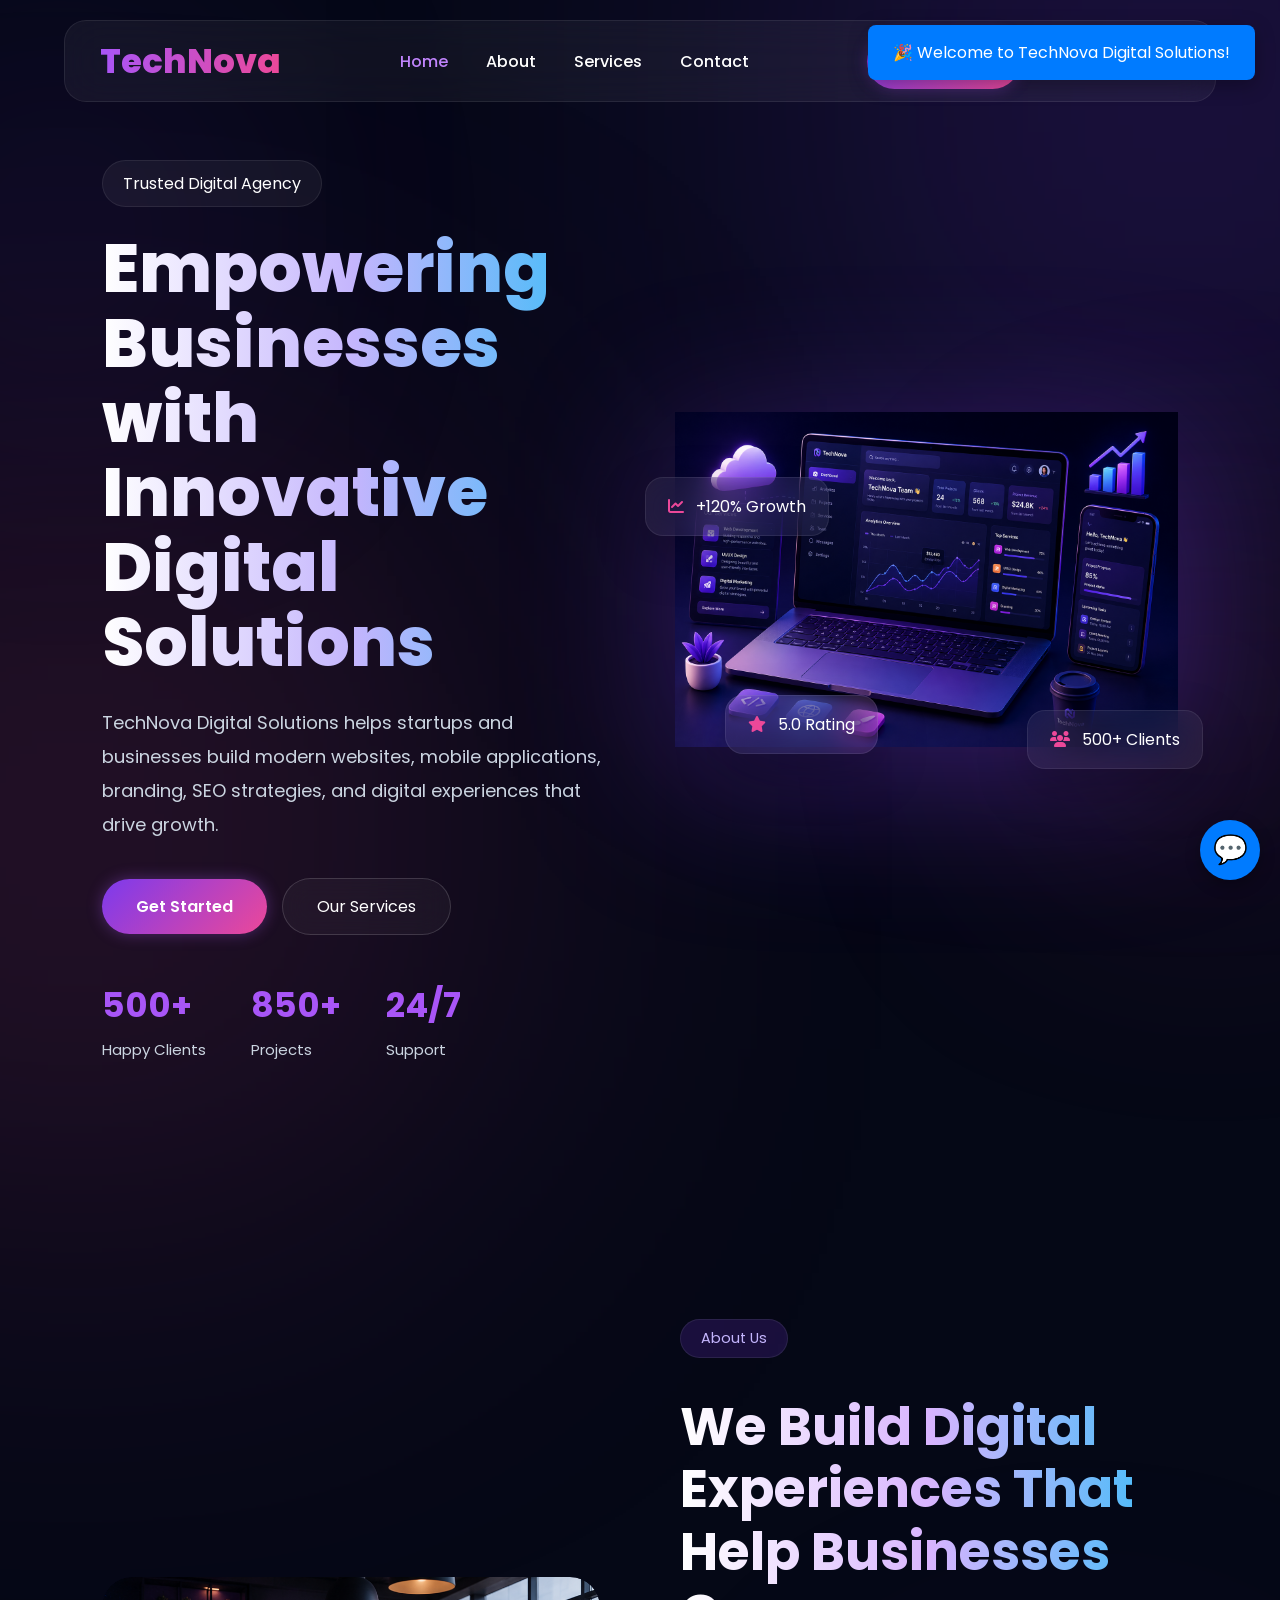
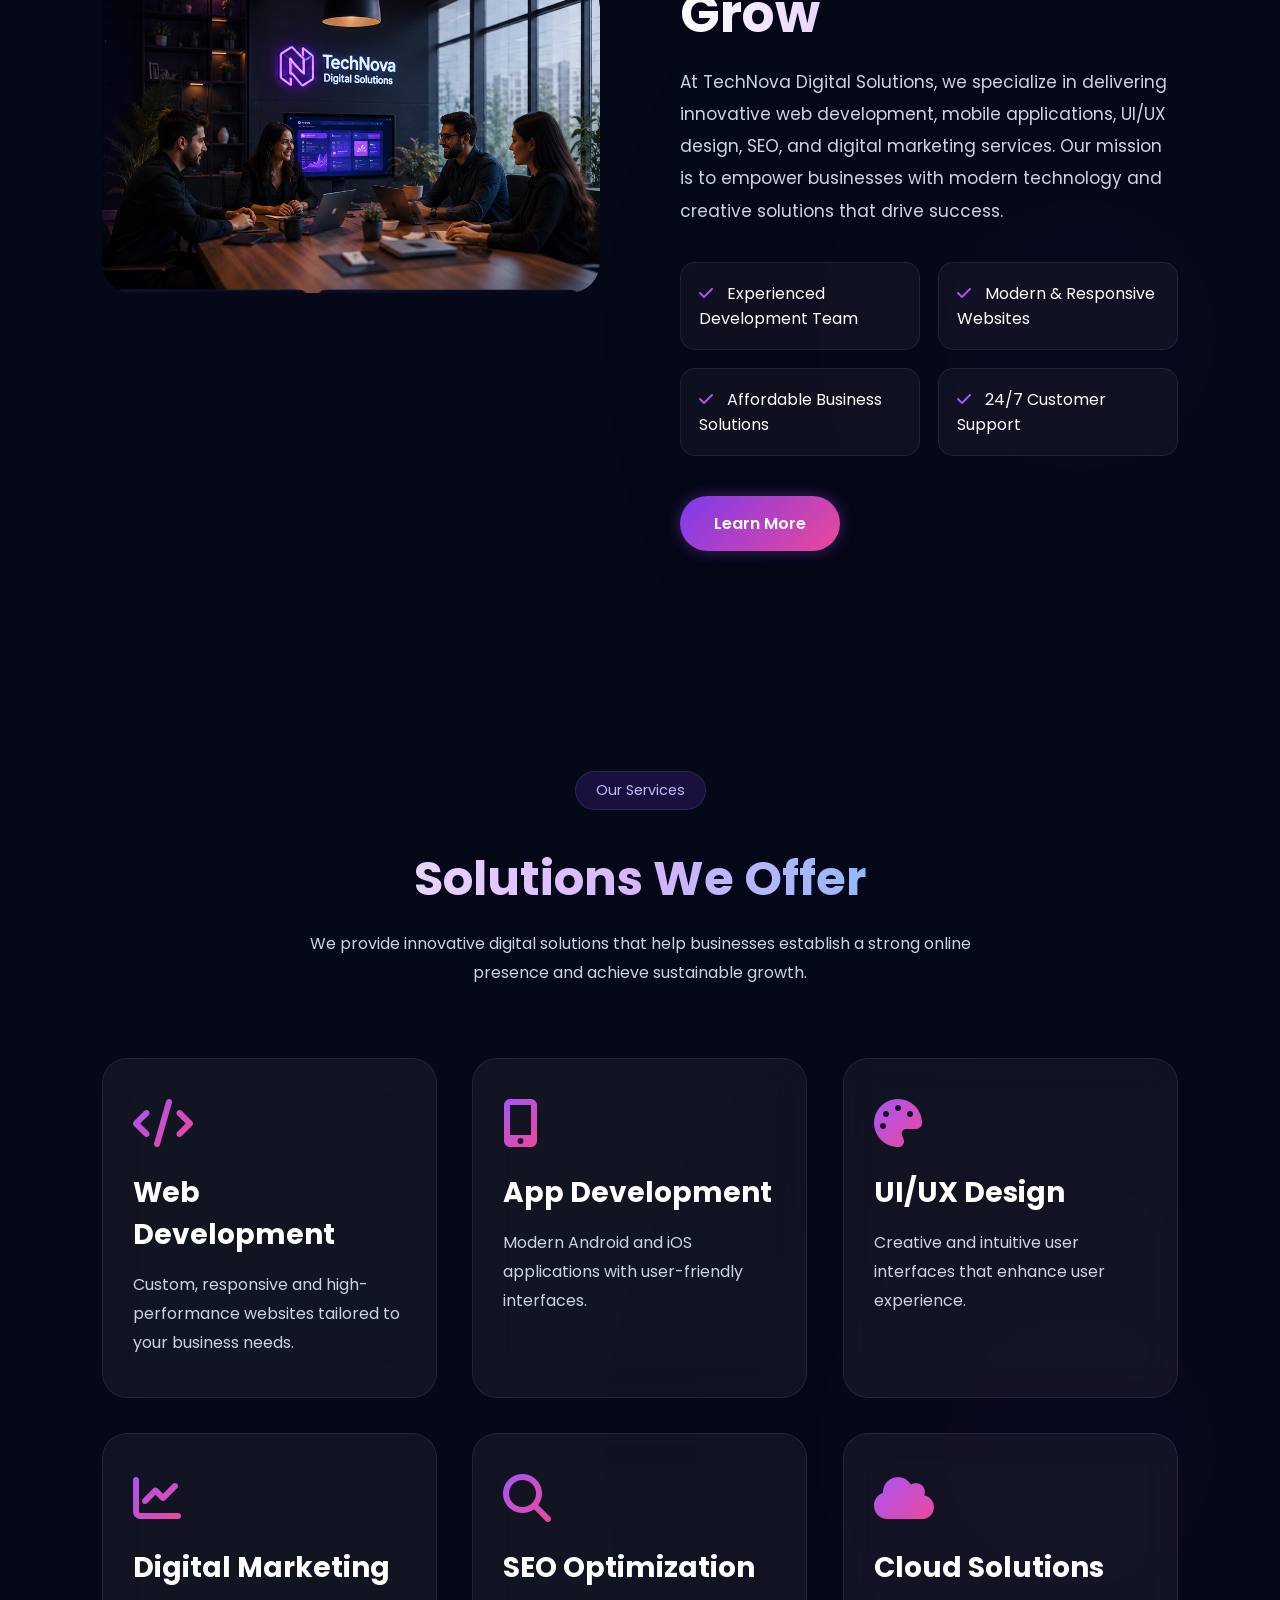
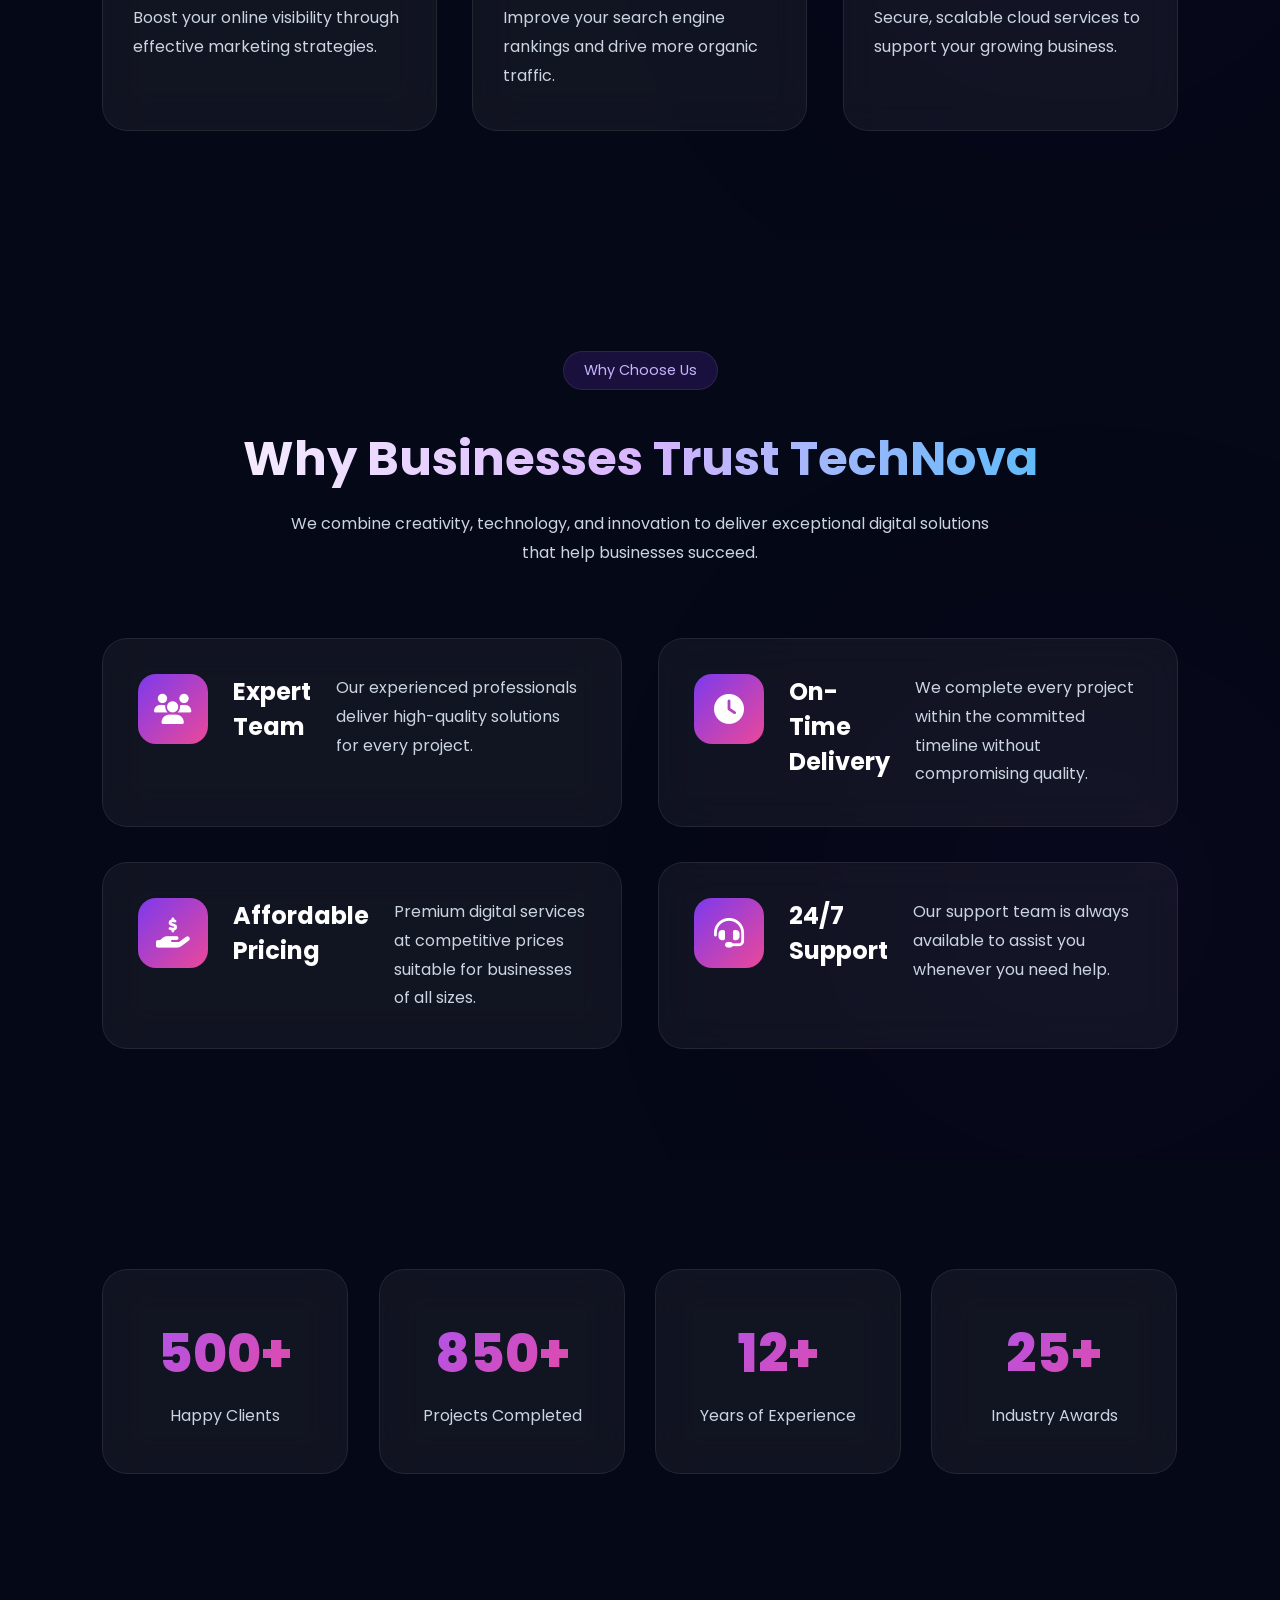
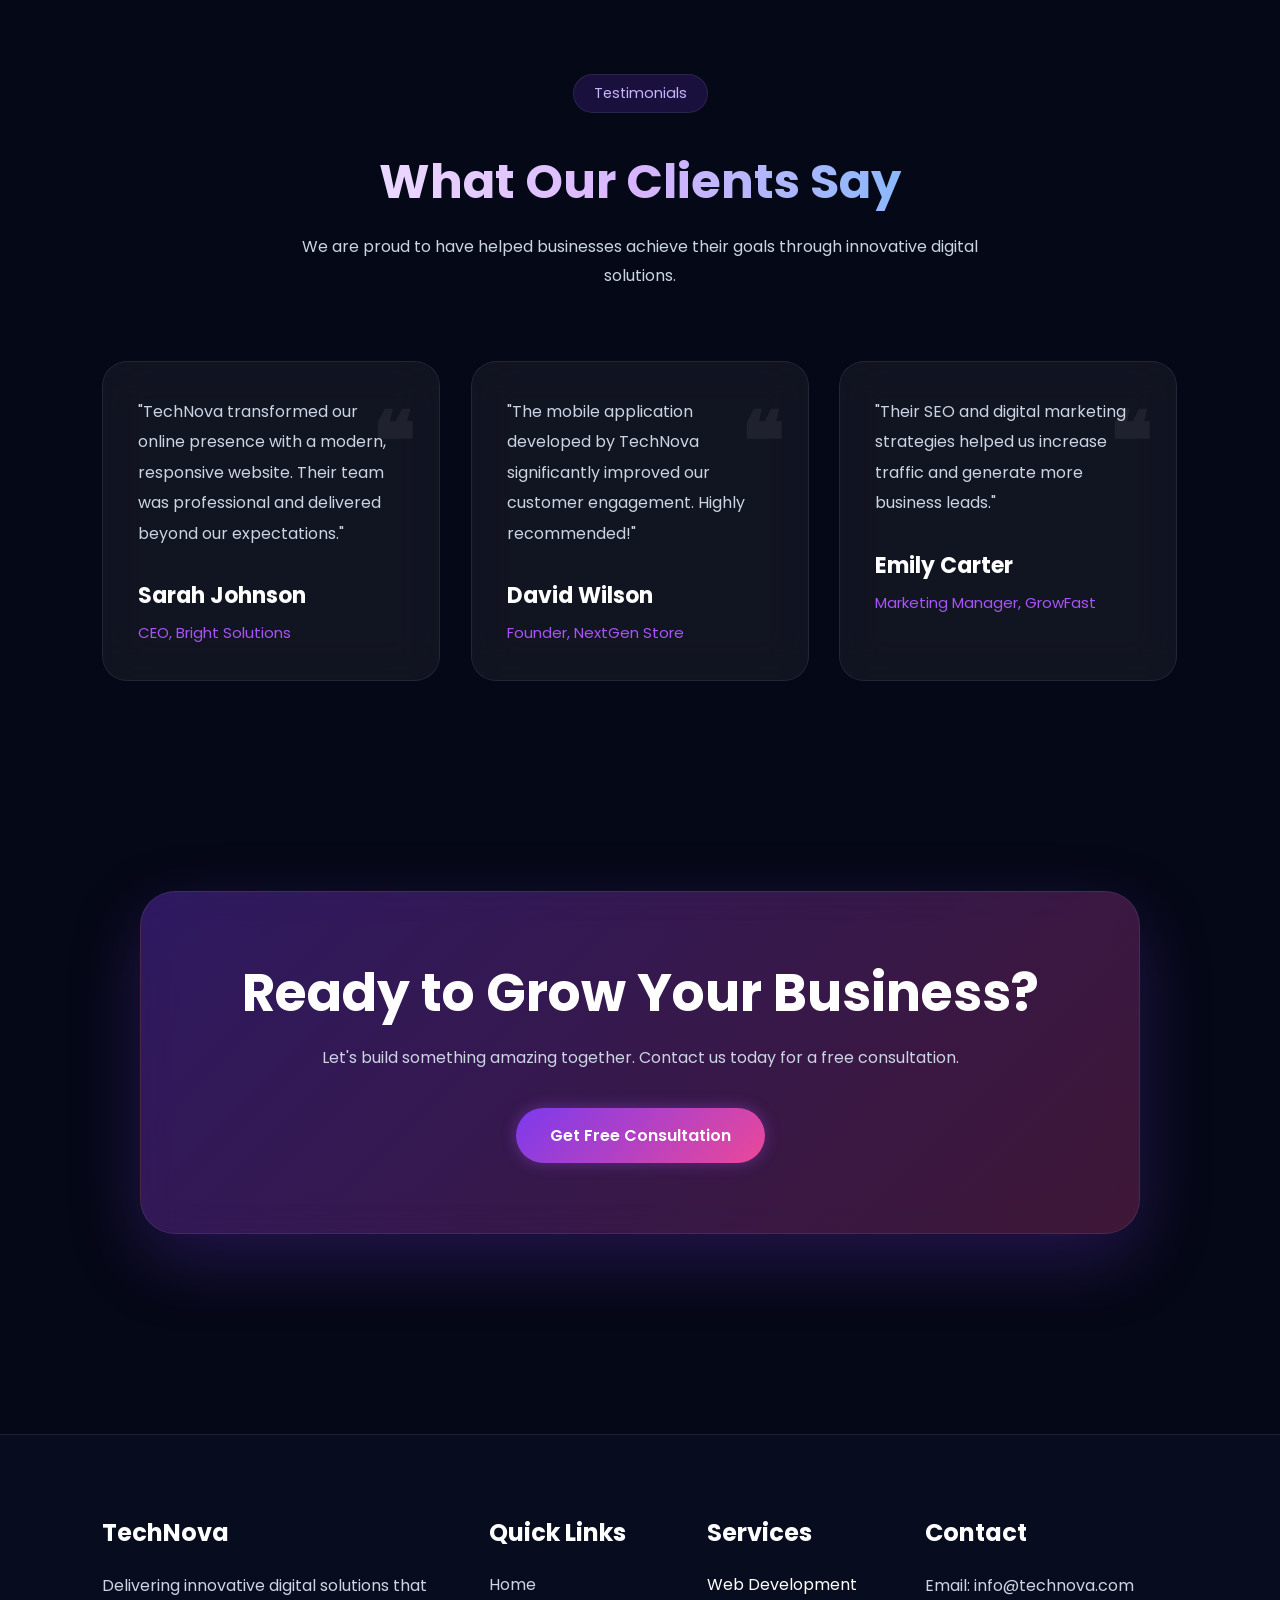
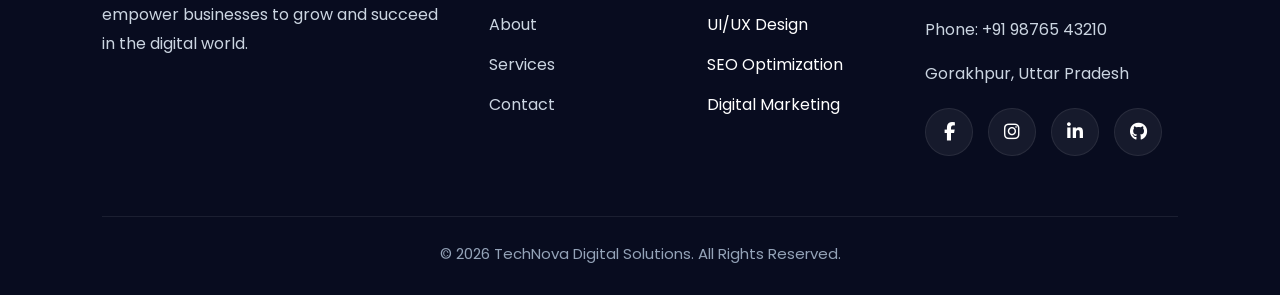
<file: index.html>
<!doctype html>
<html lang="en">
  <head>
    <meta charset="UTF-8" />
    <meta name="viewport" content="width=device-width, initial-scale=1.0" />
    <title>TechNova Digital Solutions</title>

    <link rel="preconnect" href="https://fonts.googleapis.com" />
    <link rel="preconnect" href="https://fonts.gstatic.com" crossorigin />
    <link
      href="https://fonts.googleapis.com/css2?family=Poppins:wght@300;400;500;600;700&display=swap"
      rel="stylesheet"
    />
    <link
      rel="stylesheet"
      href="https://cdnjs.cloudflare.com/ajax/libs/font-awesome/6.7.2/css/all.min.css"
    />
    <link rel="stylesheet" href="css/style.css" />
    <link rel="stylesheet" href="css/responsive.css" />
  </head>

  <body>
    <div id="toast">🎉 Welcome to TechNova Digital Solutions!</div>
    <!-- ================= HEADER ================= -->
    <header>
      <nav class="navbar">
        <!-- Logo -->
        <div class="logo">
          <a href="index.html">TechNova</a>
        </div>

        <ul class="nav-links">
          <li><a href="index.html" class="active">Home</a></li>
          <li><a href="about.html">About</a></li>
          <li><a href="services.html">Services</a></li>
          <li><a href="contact.html">Contact</a></li>
        </ul>

        <a href="contact.html" class="btn">Get Quote</a>
        <div class="menu-toggle">
          <i class="fa-solid fa-bars"></i>
        </div>
        <button id="theme-toggle">🌙</button>
      </nav>
    </header>

    <!-- ================= HERO SECTION ================= -->
    <main>
      <section class="hero">
        <div class="hero-content">
          <span class="hero-tag"> Trusted Digital Agency </span>

          <h1>Empowering Businesses with Innovative Digital Solutions</h1>
          <p>
            TechNova Digital Solutions helps startups and businesses build
            modern websites, mobile applications, branding, SEO strategies, and
            digital experiences that drive growth.
          </p>
          <div class="hero-buttons">
            <a href="contact.html" class="btn"> Get Started </a>
            <a href="services.html" class="btn-outline"> Our Services </a>
          </div>

          <div class="hero-stats">
            <div>
              <h3>500+</h3>
              <p>Happy Clients</p>
            </div>

            <div>
              <h3>850+</h3>
              <p>Projects</p>
            </div>

            <div>
              <h3>24/7</h3>
              <p>Support</p>
            </div>
          </div>
        </div>

        <div class="hero-image">
          <img src="images/hero.png" alt="Digital Agency Illustration" />

          <div class="floating-card card-one">
            <i class="fa-solid fa-chart-line"></i>
            <span>+120% Growth</span>
          </div>
          <div class="floating-card card-two">
            <i class="fa-solid fa-users"></i>
            <span>500+ Clients</span>
          </div>
          <br />
          <br />
          <br /><br />
          <div class="floating-card card-three">
            <i class="fa-solid fa-star"></i>
            <span>5.0 Rating</span>
          </div>
        </div>
      </section>

      <!-- ================= ABOUT PREVIEW ================= -->
      <section class="about-preview">
        <div class="about-image">
          <img src="images/about.png" alt="About TechNova" />
        </div>
        <div class="about-content">
          <span class="section-tag"> About Us </span>

          <h2>We Build Digital Experiences That Help Businesses Grow</h2>
          <p>
            At TechNova Digital Solutions, we specialize in delivering
            innovative web development, mobile applications, UI/UX design, SEO,
            and digital marketing services. Our mission is to empower businesses
            with modern technology and creative solutions that drive success.
          </p>

          <ul class="about-list">
            <li>
              <i class="fa-solid fa-check"></i> Experienced Development Team
            </li>
            <li>
              <i class="fa-solid fa-check"></i> Modern & Responsive Websites
            </li>
            <li>
              <i class="fa-solid fa-check"></i> Affordable Business Solutions
            </li>
            <li><i class="fa-solid fa-check"></i> 24/7 Customer Support</li>
          </ul>

          <a href="about.html" class="btn"> Learn More </a>
        </div>
      </section>

      <!-- ================= SERVICES SECTION ================= -->
      <section class="services">
        <div class="section-header">
          <span class="section-tag">Our Services</span>

          <h2>Solutions We Offer</h2>
          <p>
            We provide innovative digital solutions that help businesses
            establish a strong online presence and achieve sustainable growth.
          </p>
        </div>

        <div class="services-container">
          <!-- Card 1 -->
          <div class="service-card">
            <i class="fa-solid fa-code"></i>
            <h3>Web Development</h3>
            <p>
              Custom, responsive and high-performance websites tailored to your
              business needs.
            </p>
          </div>

          <!-- Card 2 -->
          <div class="service-card">
            <i class="fa-solid fa-mobile-screen-button"></i>
            <h3>App Development</h3>
            <p>
              Modern Android and iOS applications with user-friendly interfaces.
            </p>
          </div>

          <!-- Card 3 -->
          <div class="service-card">
            <i class="fa-solid fa-palette"></i>
            <h3>UI/UX Design</h3>
            <p>
              Creative and intuitive user interfaces that enhance user
              experience.
            </p>
          </div>

          <!-- Card 4 -->
          <div class="service-card">
            <i class="fa-solid fa-chart-line"></i>
            <h3>Digital Marketing</h3>
            <p>
              Boost your online visibility through effective marketing
              strategies.
            </p>
          </div>

          <!-- Card 5 -->
          <div class="service-card">
            <i class="fa-solid fa-magnifying-glass"></i>
            <h3>SEO Optimization</h3>
            <p>
              Improve your search engine rankings and drive more organic
              traffic.
            </p>
          </div>

          <!-- Card 6 -->
          <div class="service-card">
            <i class="fa-solid fa-cloud"></i>
            <h3>Cloud Solutions</h3>
            <p>
              Secure, scalable cloud services to support your growing business.
            </p>
          </div>
        </div>
      </section>

      <!-- ================= WHY CHOOSE US ================= -->
      <section class="why-choose-us">
        <div class="section-header">
          <span class="section-tag">Why Choose Us</span>

          <h2>Why Businesses Trust TechNova</h2>

          <p>
            We combine creativity, technology, and innovation to deliver
            exceptional digital solutions that help businesses succeed.
          </p>
        </div>

        <div class="choose-container">
          <div class="choose-card">
            <i class="fa-solid fa-users"></i>
            <h3>Expert Team</h3>
            <p>
              Our experienced professionals deliver high-quality solutions for
              every project.
            </p>
          </div>

          <div class="choose-card">
            <i class="fa-solid fa-clock"></i>
            <h3>On-Time Delivery</h3>
            <p>
              We complete every project within the committed timeline without
              compromising quality.
            </p>
          </div>

          <div class="choose-card">
            <i class="fa-solid fa-hand-holding-dollar"></i>
            <h3>Affordable Pricing</h3>
            <p>
              Premium digital services at competitive prices suitable for
              businesses of all sizes.
            </p>
          </div>

          <div class="choose-card">
            <i class="fa-solid fa-headset"></i>
            <h3>24/7 Support</h3>
            <p>
              Our support team is always available to assist you whenever you
              need help.
            </p>
          </div>
        </div>
      </section>

      <!-- ================= STATISTICS ================= -->
      <section class="stats">
        <div class="stats-container">
          <div class="stat-box">
            <h2>500+</h2>
            <p>Happy Clients</p>
          </div>

          <div class="stat-box">
            <h2>850+</h2>
            <p>Projects Completed</p>
          </div>

          <div class="stat-box">
            <h2>12+</h2>
            <p>Years of Experience</p>
          </div>

          <div class="stat-box">
            <h2>25+</h2>
            <p>Industry Awards</p>
          </div>
        </div>
      </section>

      <!-- ================= TESTIMONIALS ================= -->
      <section class="testimonials">
        <div class="section-header">
          <span class="section-tag">Testimonials</span>

          <h2>What Our Clients Say</h2>

          <p>
            We are proud to have helped businesses achieve their goals through
            innovative digital solutions.
          </p>
        </div>

        <div class="testimonial-container">
          <!-- Testimonial 1 -->
          <div class="testimonial-card">
            <p>
              "TechNova transformed our online presence with a modern,
              responsive website. Their team was professional and delivered
              beyond our expectations."
            </p>

            <h3>Sarah Johnson</h3>
            <span>CEO, Bright Solutions</span>
          </div>

          <!-- Testimonial 2 -->
          <div class="testimonial-card">
            <p>
              "The mobile application developed by TechNova significantly
              improved our customer engagement. Highly recommended!"
            </p>

            <h3>David Wilson</h3>
            <span>Founder, NextGen Store</span>
          </div>

          <!-- Testimonial 3 -->
          <div class="testimonial-card">
            <p>
              "Their SEO and digital marketing strategies helped us increase
              traffic and generate more business leads."
            </p>

            <h3>Emily Carter</h3>
            <span>Marketing Manager, GrowFast</span>
          </div>
        </div>
      </section>

      <!-- ================= CALL TO ACTION ================= -->
      <section class="cta">
        <div class="cta-content">
          <h2>Ready to Grow Your Business?</h2>

          <p>
            Let's build something amazing together. Contact us today for a free
            consultation.
          </p>

          <a href="contact.html" class="btn"> Get Free Consultation </a>
        </div>
      </section>

      <div id="chat-icon">💬</div>

      <div id="chat-box">
        <div class="chat-header">TechNova Assistant 🤖</div>

        <div id="chat-body">
          <p><strong>Bot:</strong> Hi! 👋 How can I help you?</p>
        </div>

        <input
          type="text"
          id="user-input"
          placeholder="Type your question..."
        />
        <button id="send-btn">Send</button>
      </div>

      <!-- ================= FOOTER ================= -->
      <footer>
        <div class="footer-container">
          <!-- Company -->
          <div class="footer-column">
            <h3>TechNova</h3>

            <p>
              Delivering innovative digital solutions that empower businesses to
              grow and succeed in the digital world.
            </p>
          </div>
          <div class="footer-column">
            <h3>Quick Links</h3>

            <ul>
              <li><a href="index.html">Home</a></li>
              <li><a href="about.html">About</a></li>
              <li><a href="services.html">Services</a></li>
              <li><a href="contact.html">Contact</a></li>
            </ul>
          </div>

          <!-- Services -->
          <div class="footer-column">
            <h3>Services</h3>

            <ul>
              <li>Web Development</li>
              <li>UI/UX Design</li>
              <li>SEO Optimization</li>
              <li>Digital Marketing</li>
            </ul>
          </div>

          <!-- Contact -->
          <div class="footer-column">
            <h3>Contact</h3>

            <p>Email: info@technova.com</p>
            <p>Phone: +91 98765 43210</p>
            <p>Gorakhpur, Uttar Pradesh</p>

            <div class="social-icons">
              <a href="#"><i class="fa-brands fa-facebook-f"></i></a>

              <a href="#"><i class="fa-brands fa-instagram"></i></a>

              <a href="#"><i class="fa-brands fa-linkedin-in"></i></a>

              <a href="#"><i class="fa-brands fa-github"></i></a>
            </div>
          </div>
        </div>

        <div class="footer-bottom">
          <p>© 2026 TechNova Digital Solutions. All Rights Reserved.</p>
        </div>
      </footer>
    </main>

    <!-- JavaScript -->
    <script src="js/script.js"></script>
  </body>
</html>
</file>
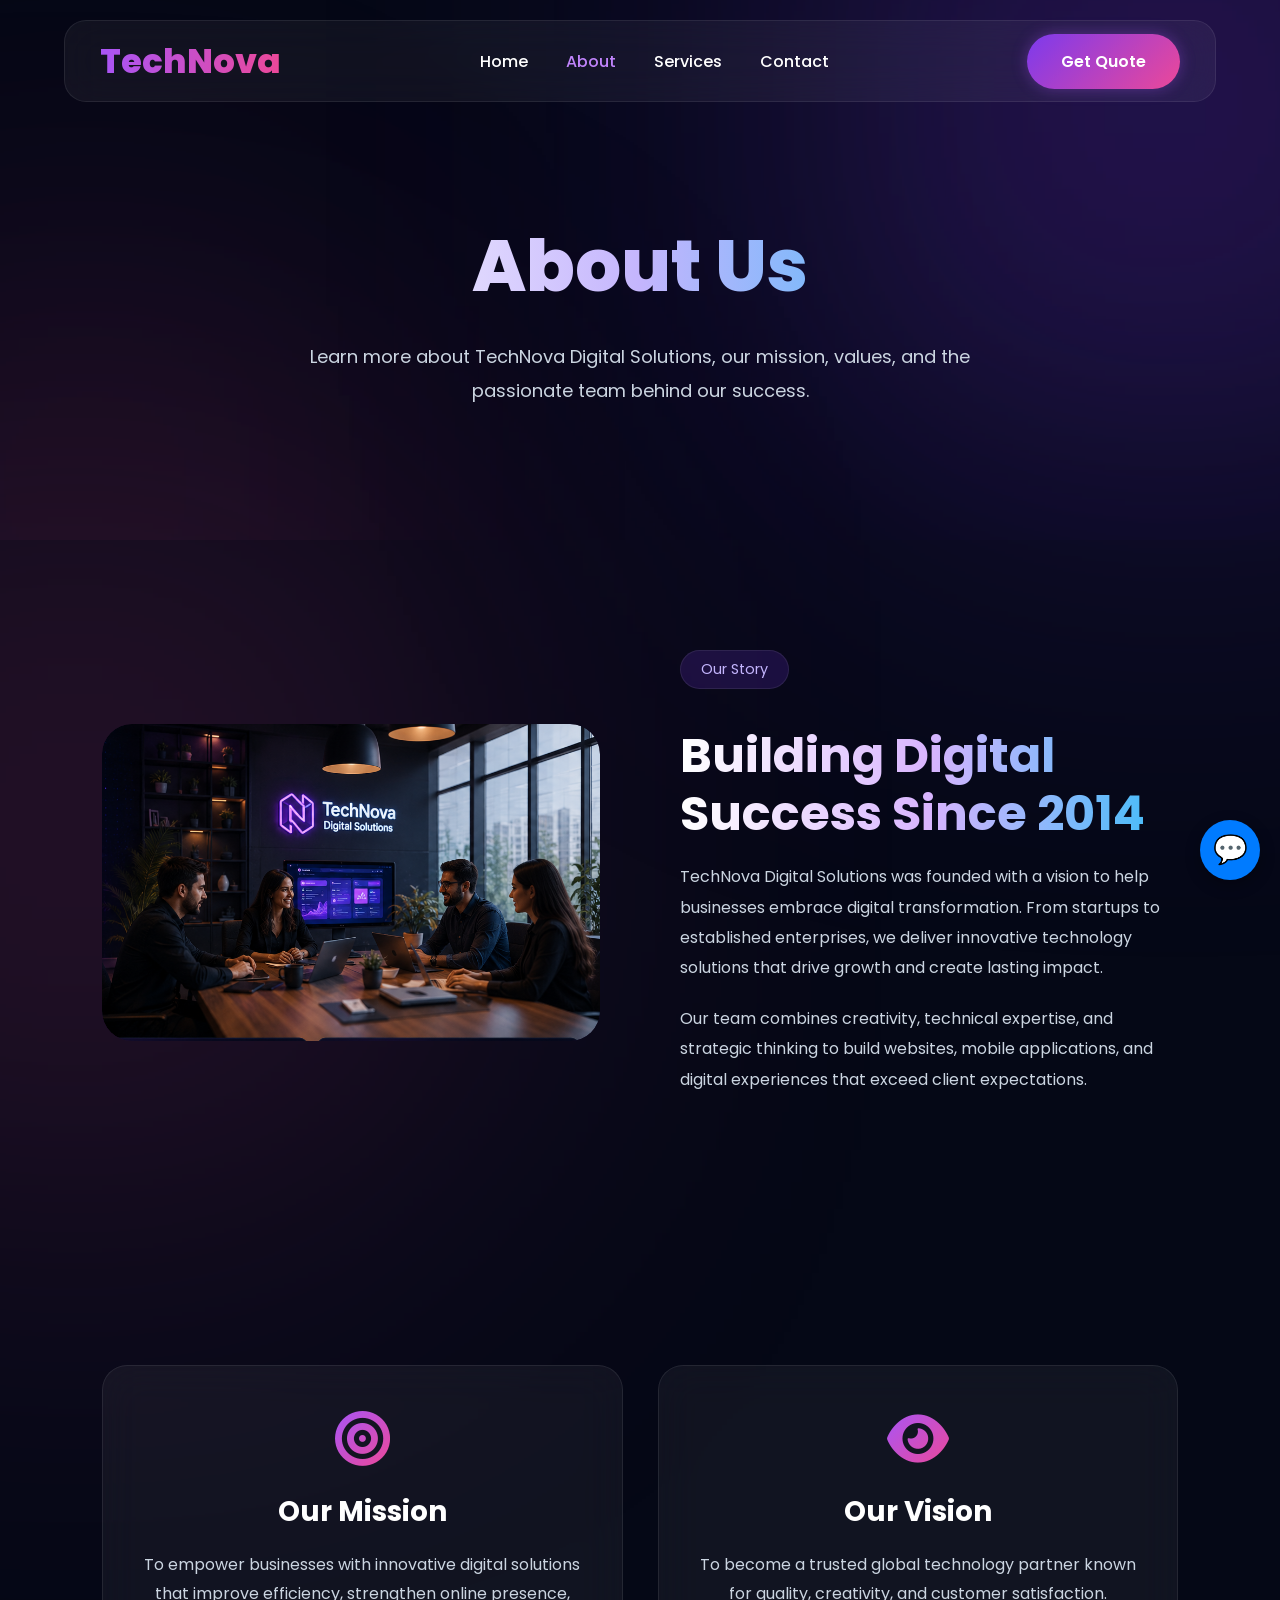
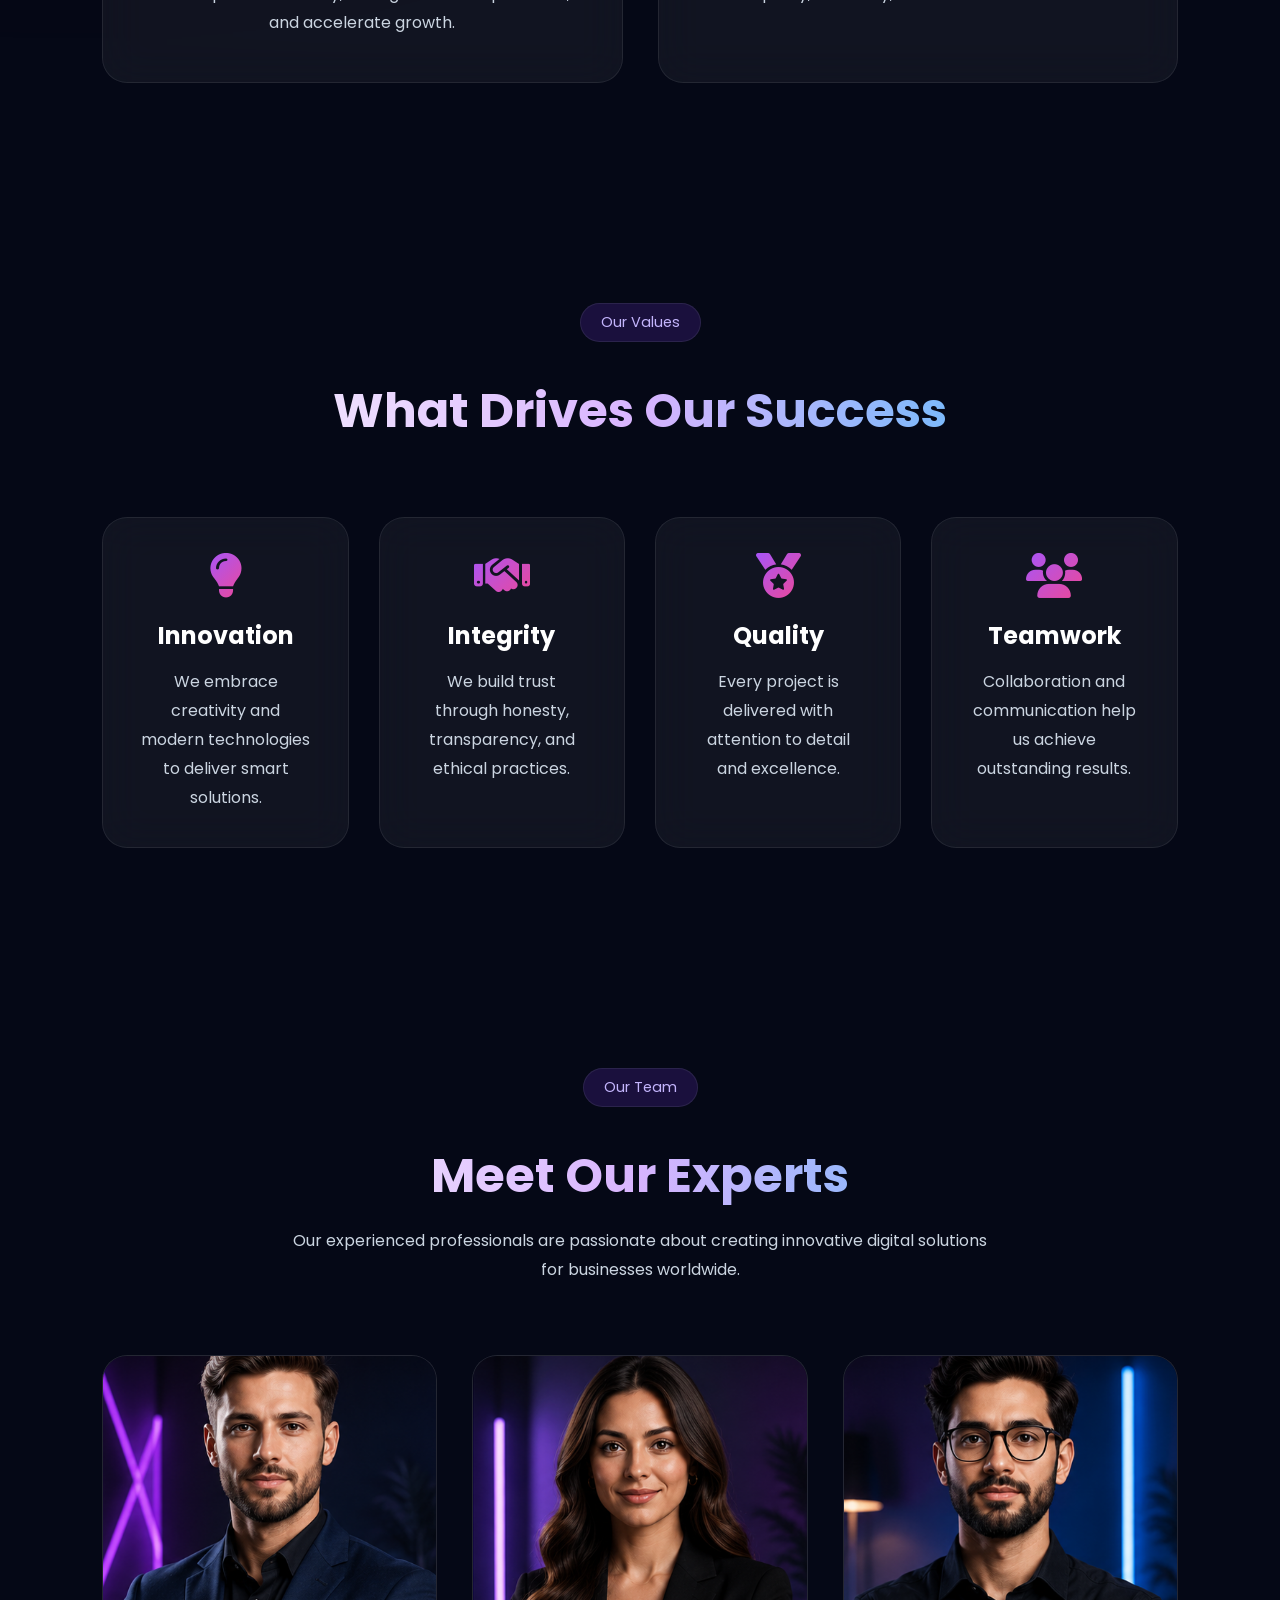
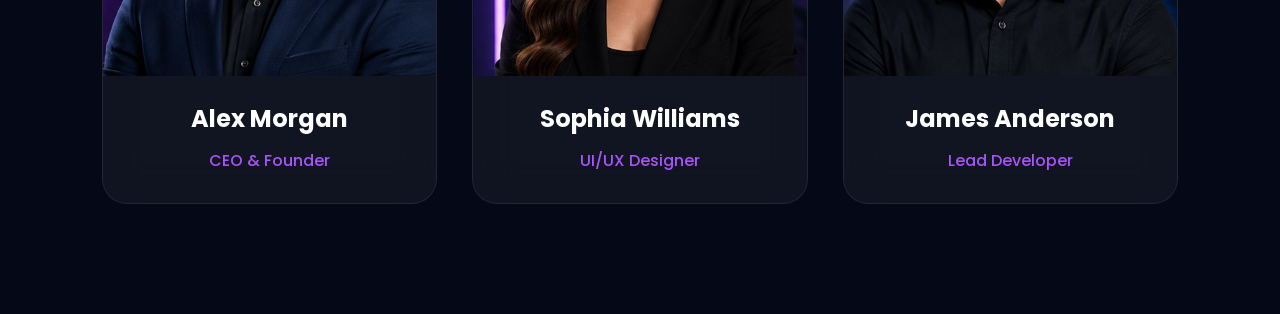
<file: about.html>
<!doctype html>
<html lang="en">
  <head>
    <!-- Meta Tags -->
    <meta charset="UTF-8" />
    <meta name="viewport" content="width=device-width, initial-scale=1.0" />

    <!-- Website Title -->
    <title>About Us | TechNova Digital Solutions</title>

    <!-- Google Font -->
    <link rel="preconnect" href="https://fonts.googleapis.com" />
    <link rel="preconnect" href="https://fonts.gstatic.com" crossorigin />
    <link
      href="https://fonts.googleapis.com/css2?family=Poppins:wght@300;400;500;600;700&display=swap"
      rel="stylesheet"
    />

    <!-- Font Awesome -->
    <link
      rel="stylesheet"
      href="https://cdnjs.cloudflare.com/ajax/libs/font-awesome/6.7.2/css/all.min.css"
    />

    <!-- Main CSS -->
    <link rel="stylesheet" href="css/style.css" />

    <!-- Responsive CSS -->
    <link rel="stylesheet" href="css/responsive.css" />
  </head>

  <body>
    <!-- ================= HEADER ================= -->

    <header>
      <nav class="navbar">
        <!-- Logo -->
        <div class="logo">
          <a href="index.html">TechNova</a>
        </div>

        <!-- Navigation Links -->
        <ul class="nav-links">
          <li><a href="index.html">Home</a></li>
          <li><a href="about.html" class="active">About</a></li>
          <li><a href="services.html">Services</a></li>
          <li><a href="contact.html">Contact</a></li>
        </ul>

        <!-- CTA Button -->
        <a href="contact.html" class="btn">Get Quote</a>

        <!-- Mobile Menu Icon -->
        <div class="menu-toggle">
          <i class="fa-solid fa-bars"></i>
        </div>
      </nav>
    </header>

    <!-- ================= PAGE BANNER ================= -->

    <main>
      <section class="page-banner">
        <div class="banner-content">
          <h1>About Us</h1>

          <p>
            Learn more about TechNova Digital Solutions, our mission, values,
            and the passionate team behind our success.
          </p>
        </div>
      </section>
      <!-- ================= COMPANY STORY ================= -->

      <section class="company-story">
        <div class="story-image">
          <img src="images/about.png" alt="About TechNova" />
        </div>

        <div class="story-content">
          <span class="section-tag">Our Story</span>

          <h2>Building Digital Success Since 2014</h2>

          <p>
            TechNova Digital Solutions was founded with a vision to help
            businesses embrace digital transformation. From startups to
            established enterprises, we deliver innovative technology solutions
            that drive growth and create lasting impact.
          </p>

          <p>
            Our team combines creativity, technical expertise, and strategic
            thinking to build websites, mobile applications, and digital
            experiences that exceed client expectations.
          </p>
        </div>
      </section>
      <!-- ================= MISSION & VISION ================= -->

      <section class="mission-vision">
        <div class="mission-card">
          <i class="fa-solid fa-bullseye"></i>

          <h3>Our Mission</h3>

          <p>
            To empower businesses with innovative digital solutions that improve
            efficiency, strengthen online presence, and accelerate growth.
          </p>
        </div>

        <div class="mission-card">
          <i class="fa-solid fa-eye"></i>

          <h3>Our Vision</h3>

          <p>
            To become a trusted global technology partner known for quality,
            creativity, and customer satisfaction.
          </p>
        </div>
      </section>
      <!-- ================= CORE VALUES ================= -->

      <section class="values">
        <div class="section-header">
          <span class="section-tag">Our Values</span>

          <h2>What Drives Our Success</h2>
        </div>

        <div class="values-container">
          <div class="value-card">
            <i class="fa-solid fa-lightbulb"></i>
            <h3>Innovation</h3>
            <p>
              We embrace creativity and modern technologies to deliver smart
              solutions.
            </p>
          </div>

          <div class="value-card">
            <i class="fa-solid fa-handshake"></i>
            <h3>Integrity</h3>
            <p>
              We build trust through honesty, transparency, and ethical
              practices.
            </p>
          </div>

          <div class="value-card">
            <i class="fa-solid fa-medal"></i>
            <h3>Quality</h3>
            <p>
              Every project is delivered with attention to detail and
              excellence.
            </p>
          </div>

          <div class="value-card">
            <i class="fa-solid fa-users"></i>
            <h3>Teamwork</h3>
            <p>
              Collaboration and communication help us achieve outstanding
              results.
            </p>
          </div>
        </div>
      </section>
      <!-- ================= OUR TEAM ================= -->

      <section class="team">
        <div class="section-header">
          <span class="section-tag">Our Team</span>

          <h2>Meet Our Experts</h2>

          <p>
            Our experienced professionals are passionate about creating
            innovative digital solutions for businesses worldwide.
          </p>
        </div>

        <div class="team-container">
          <div class="team-card">
            <img src="images/team/a.png" alt="Team Member" />

            <h3>Alex Morgan</h3>

            <p>CEO & Founder</p>
          </div>

          <div class="team-card">
            <img src="images/team/b.png" alt="Team Member" />

            <h3>Sophia Williams</h3>

            <p>UI/UX Designer</p>
          </div>

          <div class="team-card">
            <img src="images/team/c.png" alt="Team Member" />

            <h3>James Anderson</h3>

            <p>Lead Developer</p>
          </div>
        </div>
      </section>
    </main>
    <div id="chat-icon">💬</div>

<div id="chat-box">
    <div class="chat-header">
        TechNova Assistant 🤖
    </div>

    <div id="chat-body">
        <p><strong>Bot:</strong> Hi! 👋 How can I help you?</p>
    </div>

    <input type="text" id="user-input" placeholder="Type your question...">
    <button id="send-btn">Send</button>
</div>

    <!-- JavaScript -->
    <script src="js/script.js"></script>
  </body>
</html>
</file>
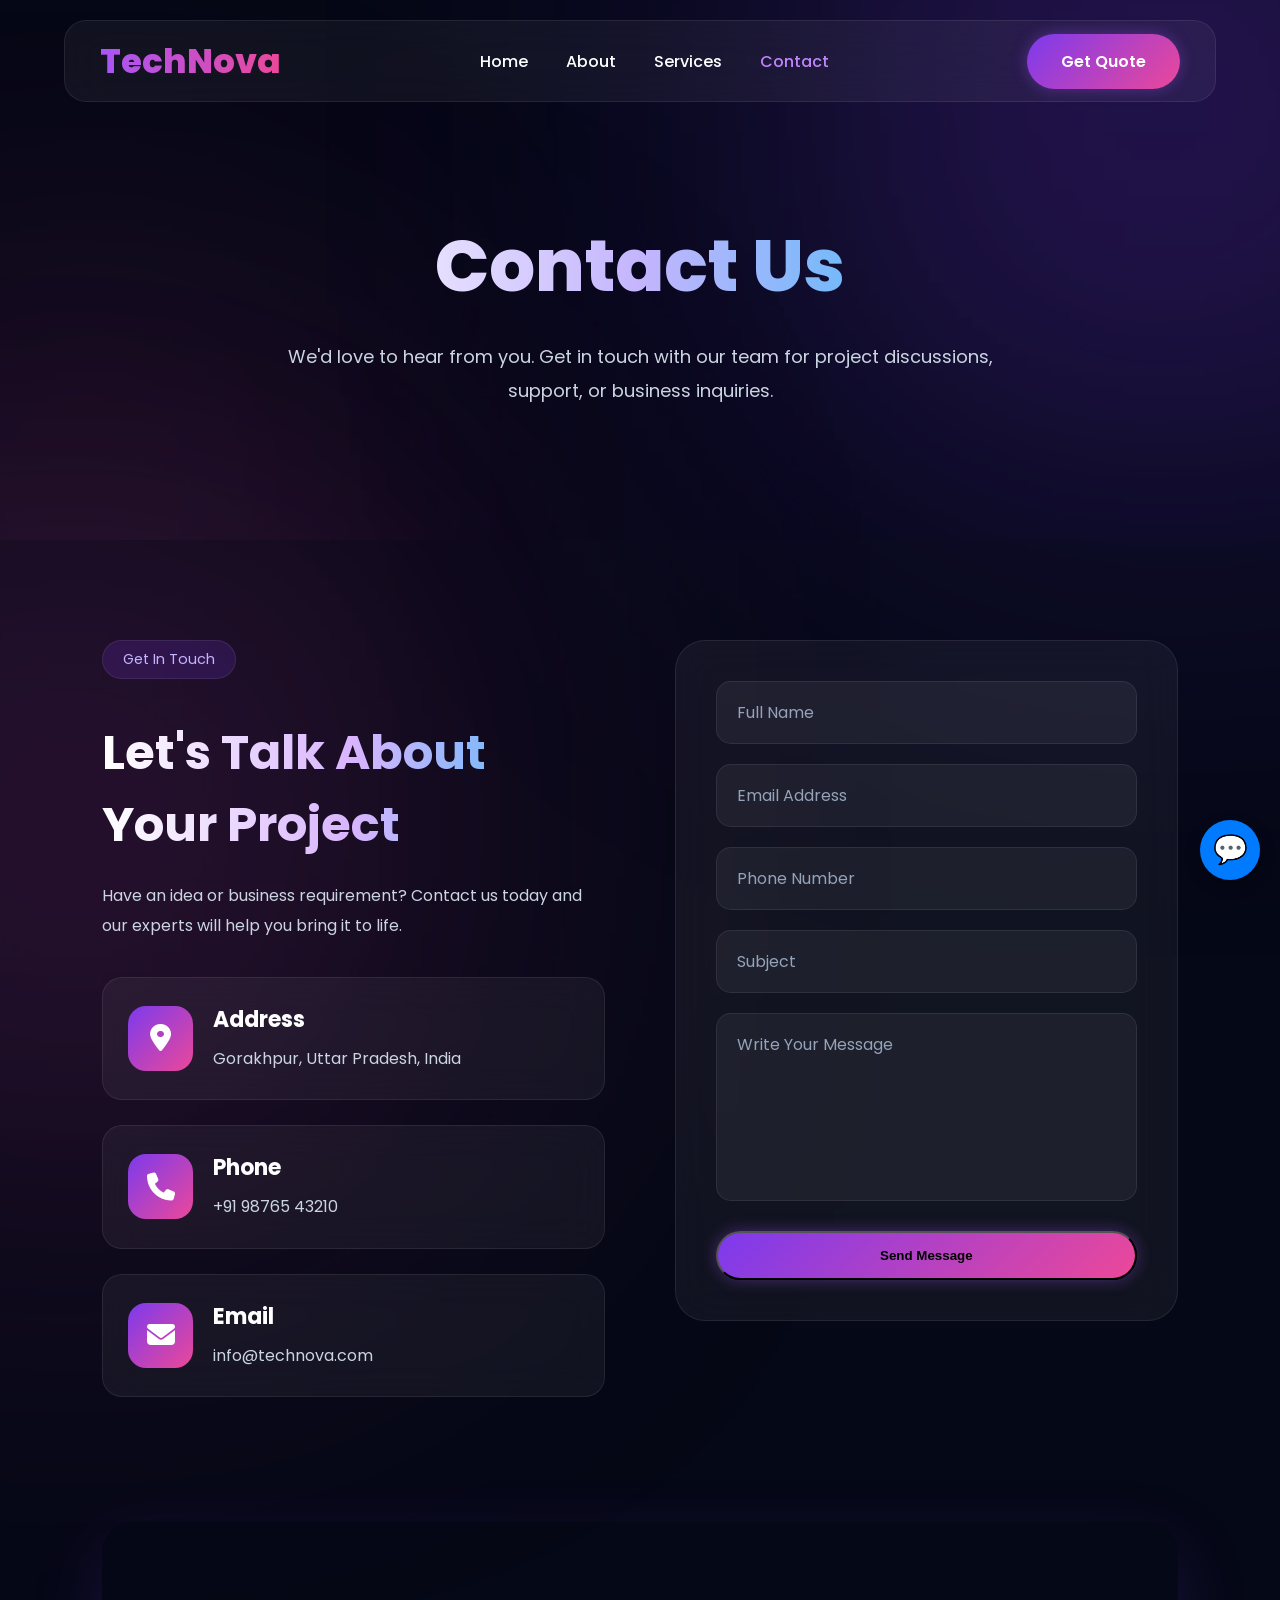
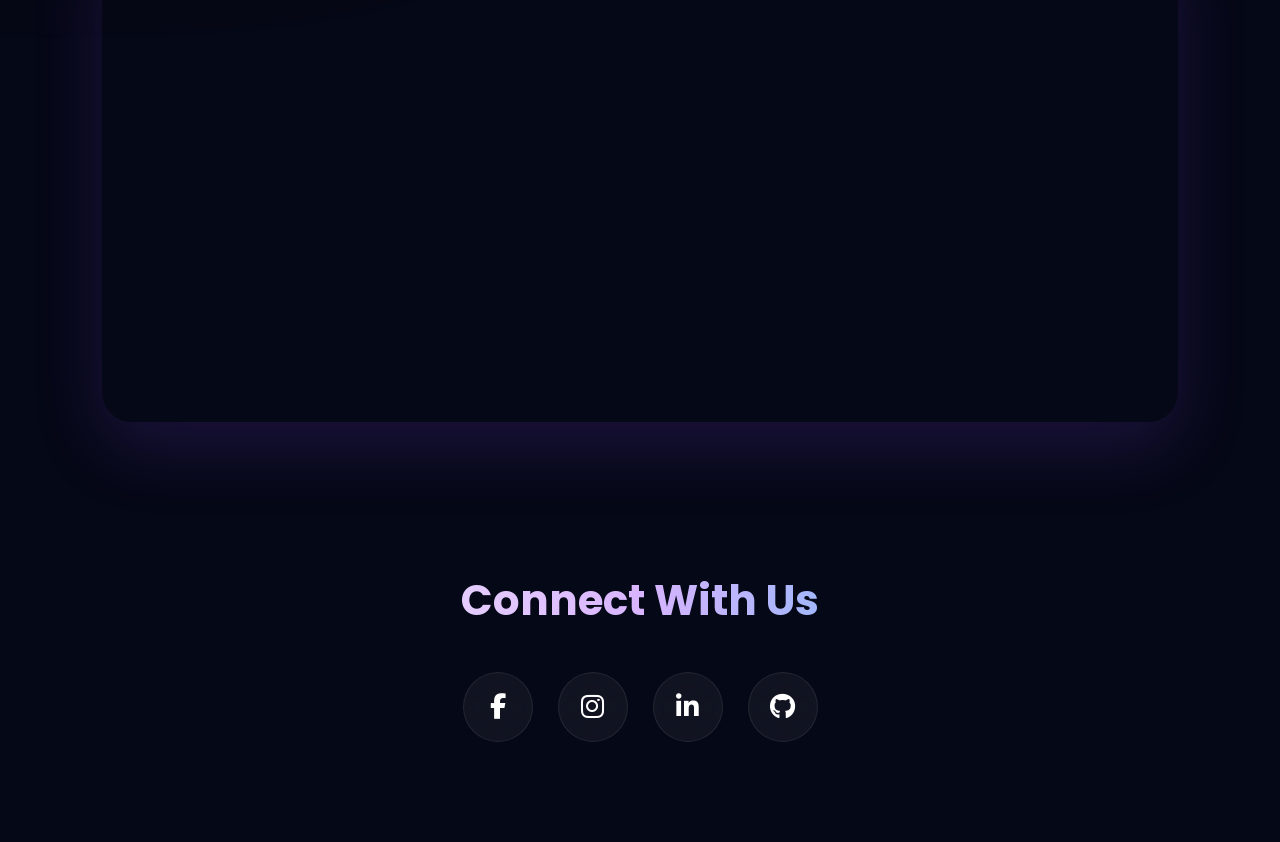
<file: contact.html>
<!doctype html>
<html lang="en">
  <head>
    <!-- Meta Tags -->
    <meta charset="UTF-8" />
    <meta name="viewport" content="width=device-width, initial-scale=1.0" />

    <!-- Website Title -->
    <title>Contact Us | TechNova Digital Solutions</title>

    <!-- Google Font -->
    <link rel="preconnect" href="https://fonts.googleapis.com" />
    <link rel="preconnect" href="https://fonts.gstatic.com" crossorigin />
    <link
      href="https://fonts.googleapis.com/css2?family=Poppins:wght@300;400;500;600;700&display=swap"
      rel="stylesheet"
    />

    <!-- Font Awesome -->
    <link
      rel="stylesheet"
      href="https://cdnjs.cloudflare.com/ajax/libs/font-awesome/6.7.2/css/all.min.css"
    />

    <!-- Main CSS -->
    <link rel="stylesheet" href="css/style.css" />

    <!-- Responsive CSS -->
    <link rel="stylesheet" href="css/responsive.css" />
  </head>

  <body>
    <!-- ================= HEADER ================= -->

    <header>
      <nav class="navbar">
        <!-- Logo -->
        <div class="logo">
          <a href="index.html">TechNova</a>
        </div>

        <!-- Navigation Links -->
        <ul class="nav-links">
          <li><a href="index.html">Home</a></li>
          <li><a href="about.html">About</a></li>
          <li><a href="services.html">Services</a></li>
          <li><a href="contact.html" class="active">Contact</a></li>
        </ul>

        <!-- CTA Button -->
        <a href="contact.html" class="btn">Get Quote</a>

        <!-- Mobile Menu Icon -->
        <div class="menu-toggle">
          <i class="fa-solid fa-bars"></i>
        </div>
      </nav>
    </header>

    <main>
      <!-- ================= PAGE BANNER ================= -->

      <section class="page-banner">
        <div class="banner-content">
          <h1>Contact Us</h1>

          <p>
            We'd love to hear from you. Get in touch with our team for project
            discussions, support, or business inquiries.
          </p>
        </div>
      </section>
      <!-- ================= CONTACT SECTION ================= -->

      <section class="contact-section">
        <!-- Contact Details -->

        <div class="contact-info">
          <span class="section-tag">Get In Touch</span>

          <h2>Let's Talk About Your Project</h2>

          <p>
            Have an idea or business requirement? Contact us today and our
            experts will help you bring it to life.
          </p>

          <div class="info-box">
            <i class="fa-solid fa-location-dot"></i>

            <div>
              <h4>Address</h4>
              <p>Gorakhpur, Uttar Pradesh, India</p>
            </div>
          </div>

          <div class="info-box">
            <i class="fa-solid fa-phone"></i>

            <div>
              <h4>Phone</h4>
              <p>+91 98765 43210</p>
            </div>
          </div>

          <div class="info-box">
            <i class="fa-solid fa-envelope"></i>

            <div>
              <h4>Email</h4>
              <p>info@technova.com</p>
            </div>
          </div>
        </div>

        <!-- Contact Form -->

        <div class="contact-form">
          <form id="contactForm">
            <input type="text" id="name" placeholder="Full Name" required />

            <input
              type="email"
              id="email"
              placeholder="Email Address"
              required
            />

            <input type="tel" id="phone" placeholder="Phone Number" required />

            <input type="text" id="subject" placeholder="Subject" required />

            <textarea
              id="message"
              rows="6"
              placeholder="Write Your Message"
              required
            ></textarea>

            <button type="submit" class="btn">Send Message</button>
          </form>
        </div>
      </section>
      <!-- ================= GOOGLE MAP ================= -->

      <section class="map">
        <iframe
          src="https://maps.google.com/maps?q=Gorakhpur%20Uttar%20Pradesh&t=&z=13&ie=UTF8&iwloc=&output=embed"
          allowfullscreen=""
          loading="lazy"
        >
        </iframe>
      </section>
      <!-- ================= SOCIAL LINKS ================= -->

      <section class="social-section">
        <h2>Connect With Us</h2>

        <div class="social-icons">
          <a href="#">
            <i class="fa-brands fa-facebook-f"></i>
          </a>

          <a href="#">
            <i class="fa-brands fa-instagram"></i>
          </a>

          <a href="#">
            <i class="fa-brands fa-linkedin-in"></i>
          </a>

          <a href="#">
            <i class="fa-brands fa-github"></i>
          </a>
        </div>
      </section>
    </main>

    <div id="chat-icon">💬</div>

<div id="chat-box">
    <div class="chat-header">
        TechNova Assistant 🤖
    </div>

    <div id="chat-body">
        <p><strong>Bot:</strong> Hi! 👋 How can I help you?</p>
    </div>

    <input type="text" id="user-input" placeholder="Type your question...">
    <button id="send-btn">Send</button>
</div>  


    <!-- JavaScript -->
    <script src="js/script.js"></script>
    <script src="js/contact.js"></script>
  </body>
</html>
</file>
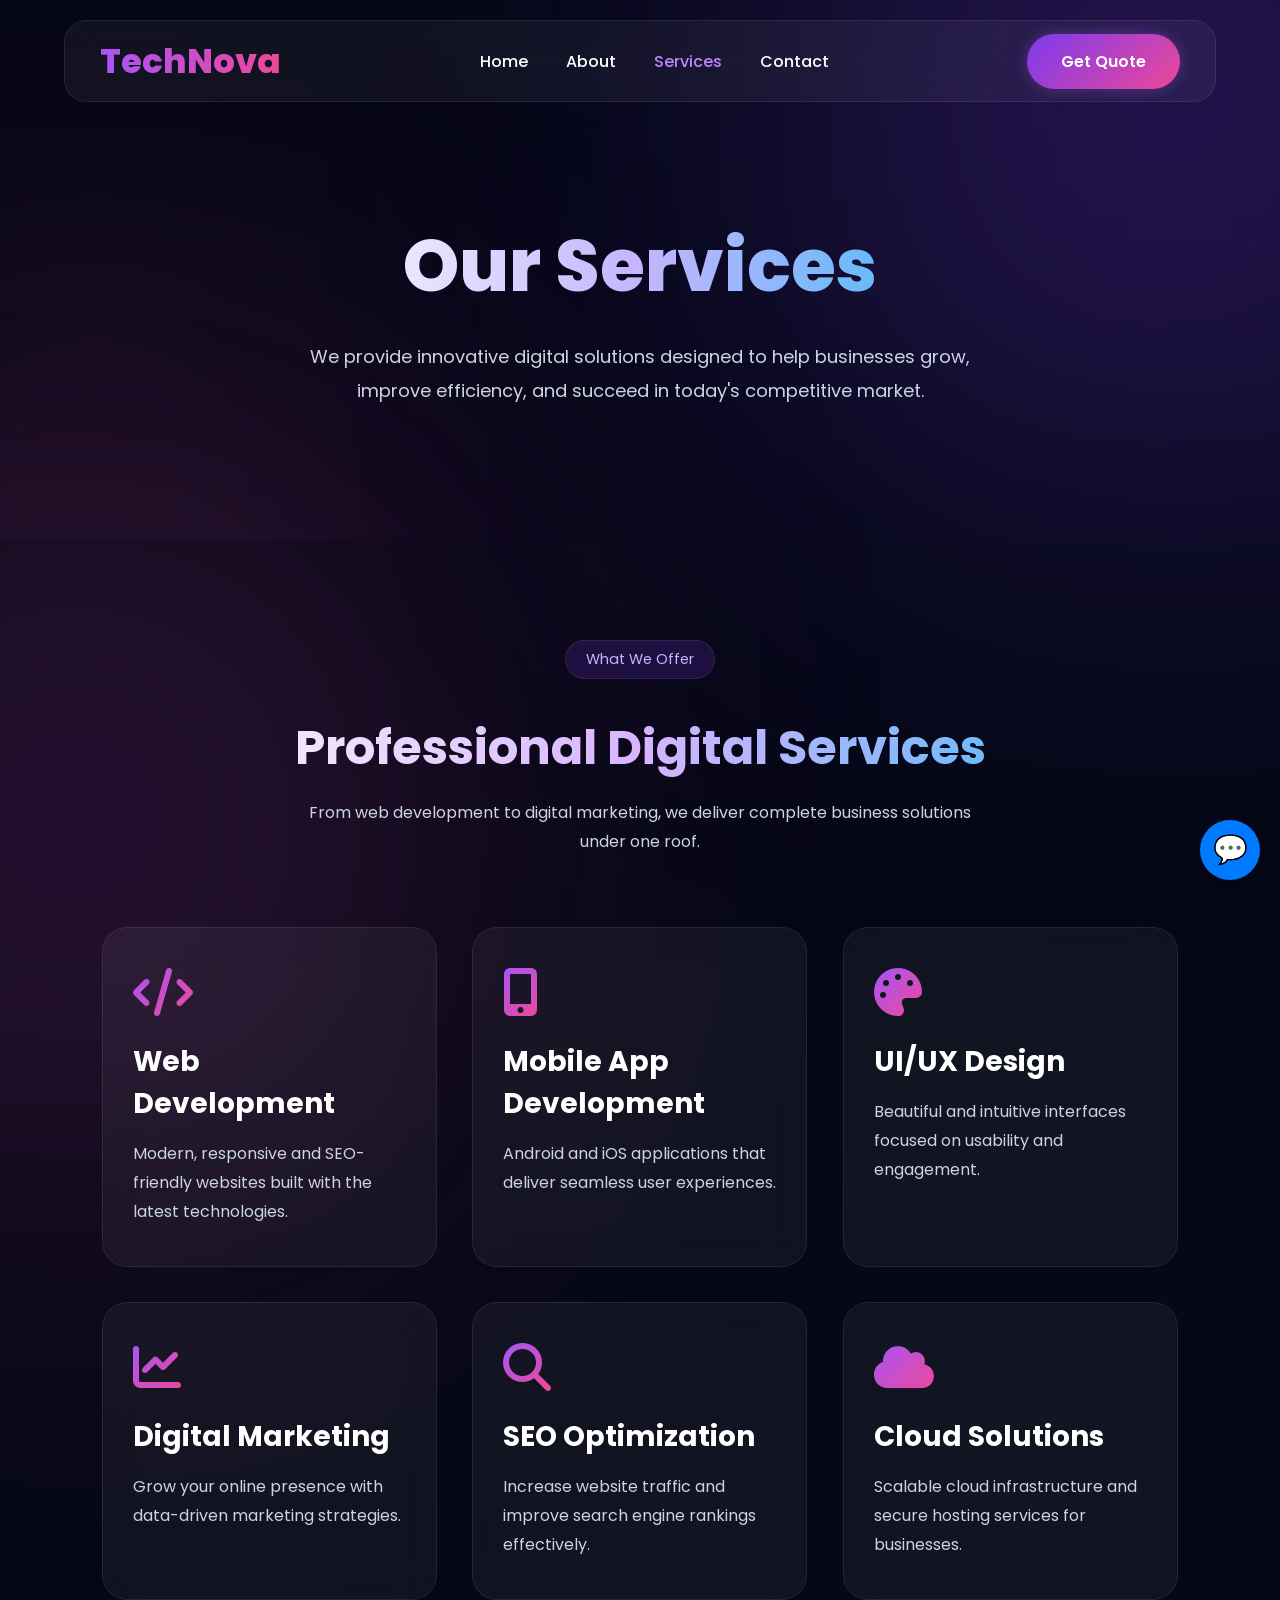
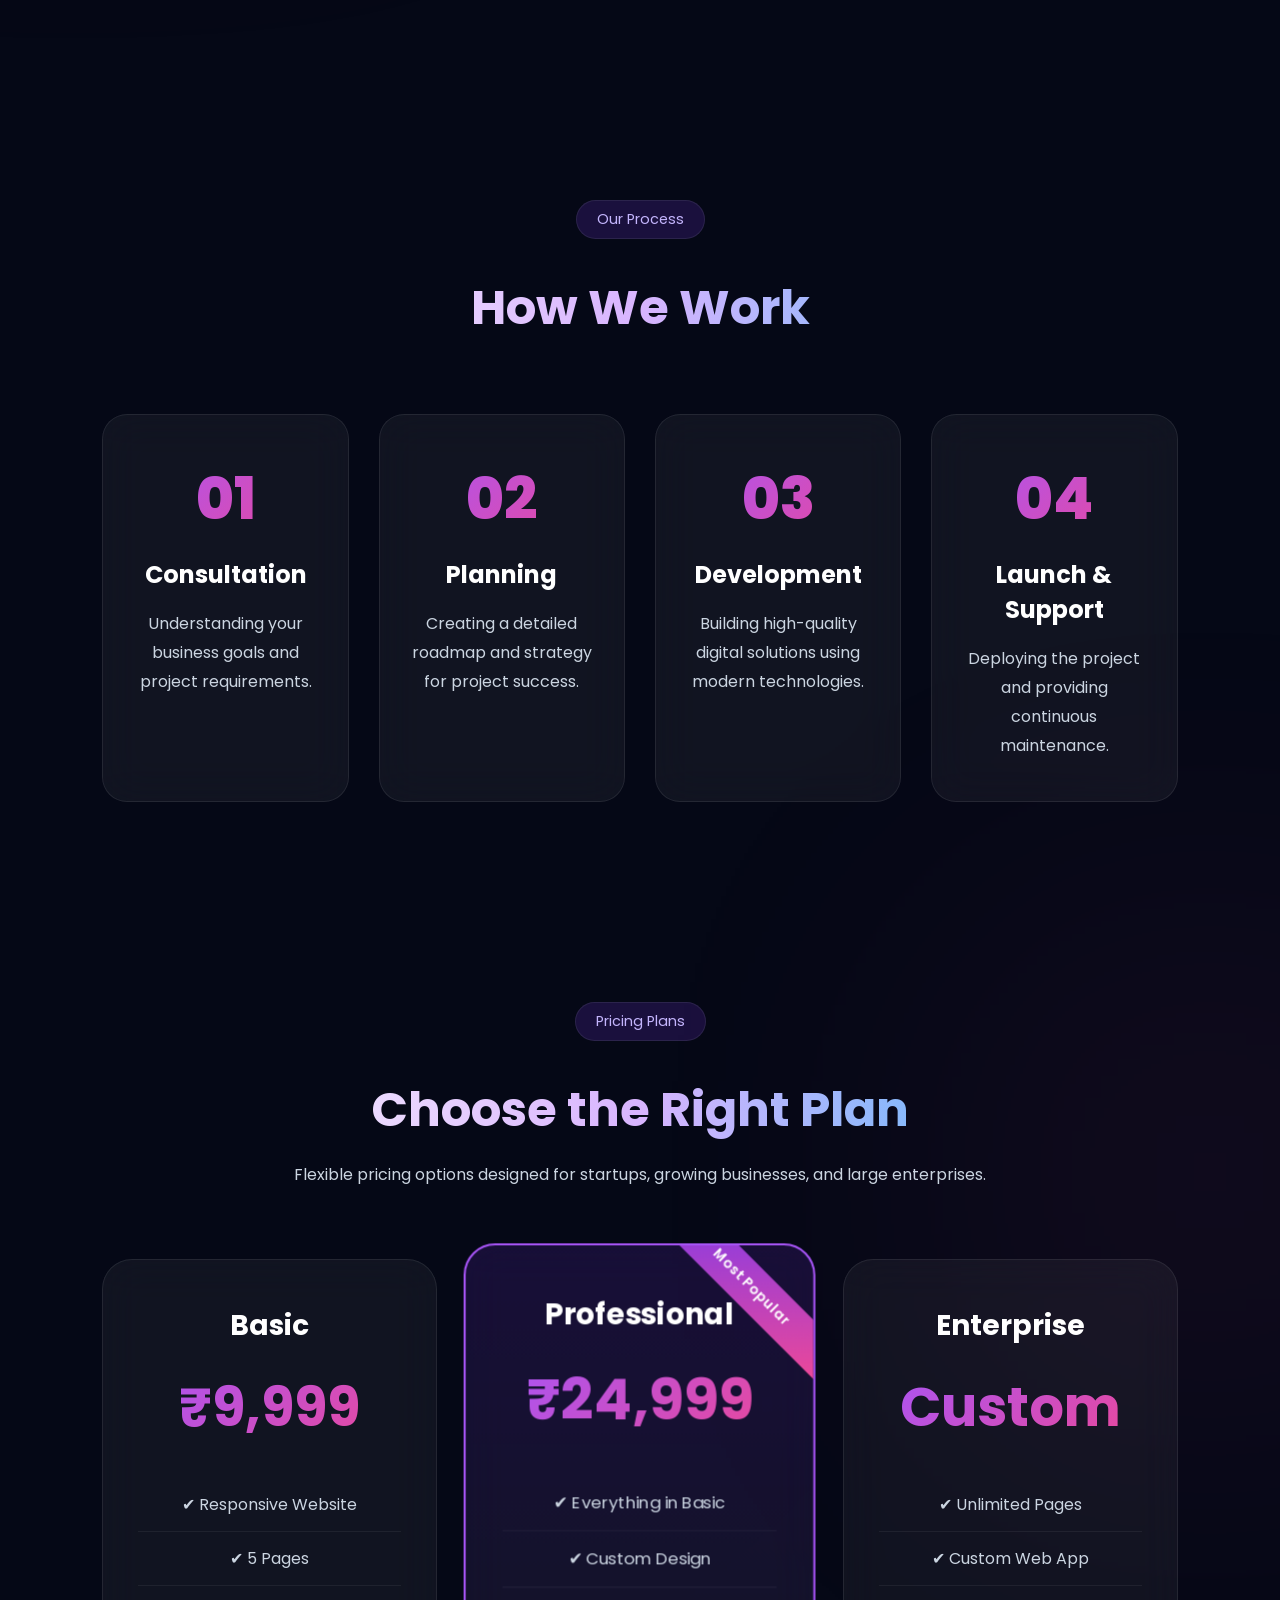
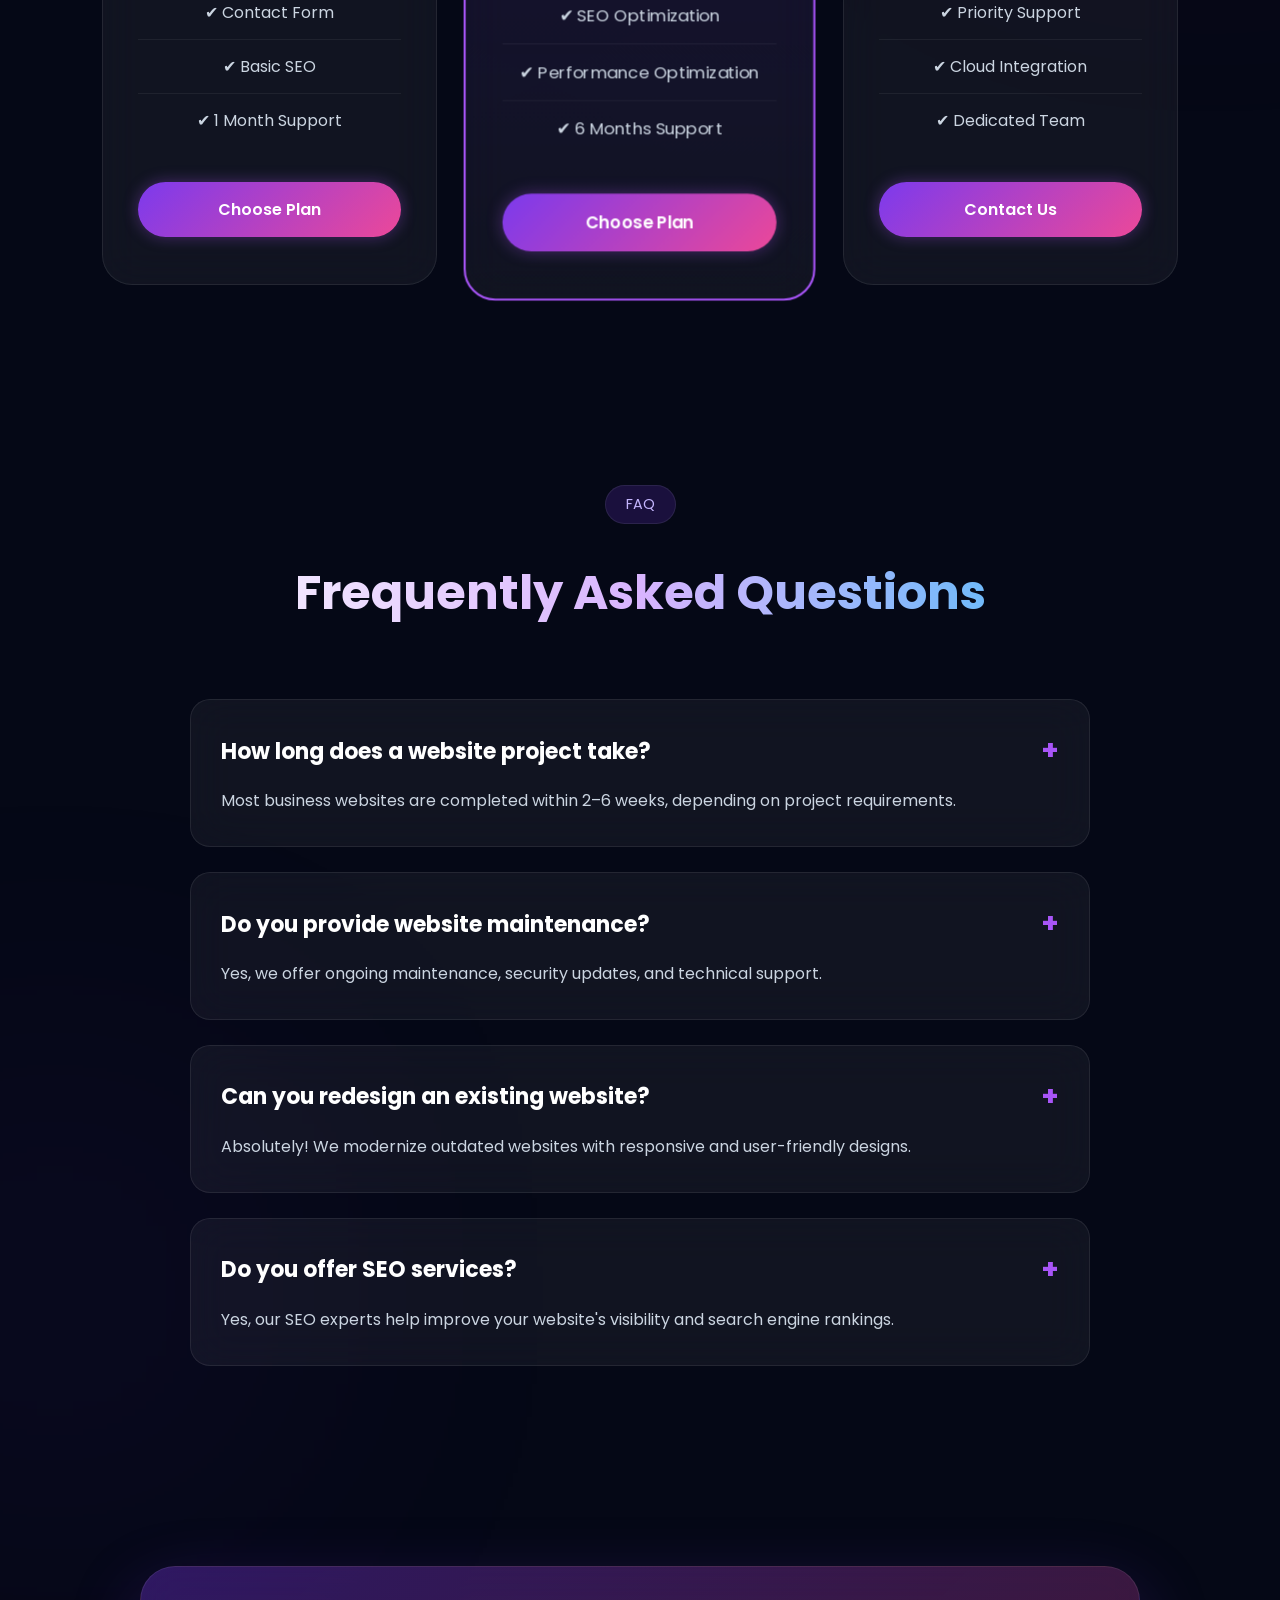
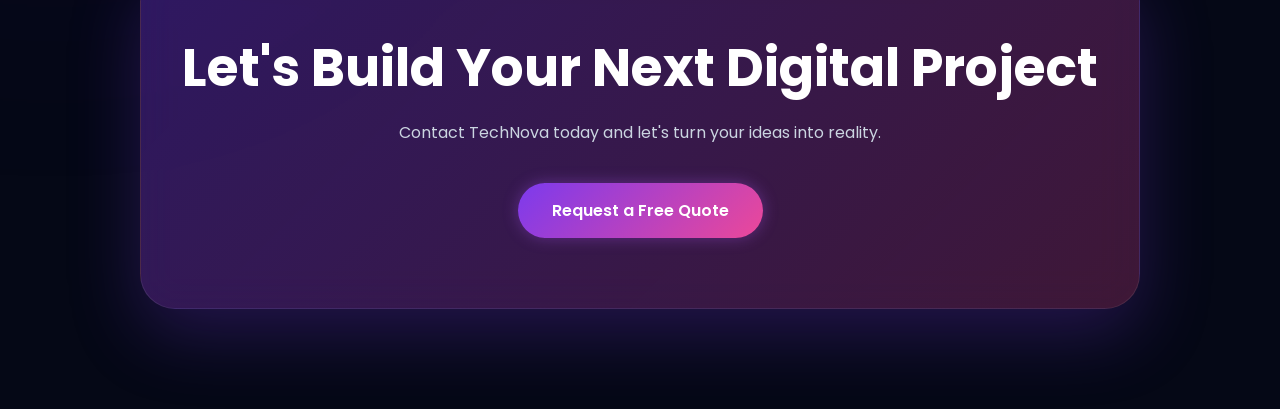
<file: services.html>
<!doctype html>
<html lang="en">
  <head>
    <!-- Meta Tags -->
    <meta charset="UTF-8" />
    <meta name="viewport" content="width=device-width, initial-scale=1.0" />

    <!-- Website Title -->
    <title>Services | TechNova Digital Solutions</title>

    <!-- Google Font -->
    <link rel="preconnect" href="https://fonts.googleapis.com" />
    <link rel="preconnect" href="https://fonts.gstatic.com" crossorigin />
    <link
      href="https://fonts.googleapis.com/css2?family=Poppins:wght@300;400;500;600;700&display=swap"
      rel="stylesheet"
    />

    <!-- Font Awesome -->
    <link
      rel="stylesheet"
      href="https://cdnjs.cloudflare.com/ajax/libs/font-awesome/6.7.2/css/all.min.css"
    />

    <!-- Main CSS -->
    <link rel="stylesheet" href="css/style.css" />

    <!-- Responsive CSS -->
    <link rel="stylesheet" href="css/responsive.css" />
  </head>

  <body>
    <!-- ================= HEADER ================= -->

    <header>
      <nav class="navbar">
        <!-- Logo -->
        <div class="logo">
          <a href="index.html">TechNova</a>
        </div>

        <!-- Navigation Links -->
        <ul class="nav-links">
          <li><a href="index.html">Home</a></li>
          <li><a href="about.html">About</a></li>
          <li><a href="services.html" class="active">Services</a></li>
          <li><a href="contact.html">Contact</a></li>
        </ul>

        <!-- CTA Button -->
        <a href="contact.html" class="btn">Get Quote</a>

        <!-- Mobile Menu Icon -->
        <div class="menu-toggle">
          <i class="fa-solid fa-bars"></i>
        </div>
      </nav>
    </header>

    <main>
      <!-- ================= PAGE BANNER ================= -->

      <section class="page-banner">
        <div class="banner-content">
          <h1>Our Services</h1>

          <p>
            We provide innovative digital solutions designed to help businesses
            grow, improve efficiency, and succeed in today's competitive market.
          </p>
        </div>
      </section>
      <!-- ================= SERVICES ================= -->

      <section class="services-page">
        <div class="section-header">
          <span class="section-tag">What We Offer</span>

          <h2>Professional Digital Services</h2>

          <p>
            From web development to digital marketing, we deliver complete
            business solutions under one roof.
          </p>
        </div>

        <div class="services-container">
          <div class="service-card">
            <i class="fa-solid fa-code"></i>
            <h3>Web Development</h3>
            <p>
              Modern, responsive and SEO-friendly websites built with the latest
              technologies.
            </p>
          </div>

          <div class="service-card">
            <i class="fa-solid fa-mobile-screen-button"></i>
            <h3>Mobile App Development</h3>
            <p>
              Android and iOS applications that deliver seamless user
              experiences.
            </p>
          </div>

          <div class="service-card">
            <i class="fa-solid fa-palette"></i>
            <h3>UI/UX Design</h3>
            <p>
              Beautiful and intuitive interfaces focused on usability and
              engagement.
            </p>
          </div>

          <div class="service-card">
            <i class="fa-solid fa-chart-line"></i>
            <h3>Digital Marketing</h3>
            <p>
              Grow your online presence with data-driven marketing strategies.
            </p>
          </div>

          <div class="service-card">
            <i class="fa-solid fa-magnifying-glass"></i>
            <h3>SEO Optimization</h3>
            <p>
              Increase website traffic and improve search engine rankings
              effectively.
            </p>
          </div>

          <div class="service-card">
            <i class="fa-solid fa-cloud"></i>
            <h3>Cloud Solutions</h3>
            <p>
              Scalable cloud infrastructure and secure hosting services for
              businesses.
            </p>
          </div>
        </div>
      </section>
      <!-- ================= PROCESS ================= -->

      <section class="process">
        <div class="section-header">
          <span class="section-tag">Our Process</span>

          <h2>How We Work</h2>
        </div>

        <div class="process-container">
          <div class="process-card">
            <h3>01</h3>
            <h4>Consultation</h4>
            <p>Understanding your business goals and project requirements.</p>
          </div>

          <div class="process-card">
            <h3>02</h3>
            <h4>Planning</h4>
            <p>Creating a detailed roadmap and strategy for project success.</p>
          </div>

          <div class="process-card">
            <h3>03</h3>
            <h4>Development</h4>
            <p>
              Building high-quality digital solutions using modern technologies.
            </p>
          </div>

          <div class="process-card">
            <h3>04</h3>
            <h4>Launch & Support</h4>
            <p>Deploying the project and providing continuous maintenance.</p>
          </div>
        </div>
      </section>
      <!-- ================= PRICING ================= -->

      <section class="pricing">
        <div class="section-header">
          <span class="section-tag">Pricing Plans</span>

          <h2>Choose the Right Plan</h2>

          <p>
            Flexible pricing options designed for startups, growing businesses,
            and large enterprises.
          </p>
        </div>

        <div class="pricing-container">
          <!-- Basic -->

          <div class="pricing-card">
            <h3>Basic</h3>

            <h2>₹9,999</h2>

            <ul>
              <li>✔ Responsive Website</li>
              <li>✔ 5 Pages</li>
              <li>✔ Contact Form</li>
              <li>✔ Basic SEO</li>
              <li>✔ 1 Month Support</li>
            </ul>

            <a href="contact.html" class="btn">Choose Plan</a>
          </div>

          <!-- Professional -->

          <div class="pricing-card featured">
            <span class="popular">Most Popular</span>

            <h3>Professional</h3>

            <h2>₹24,999</h2>

            <ul>
              <li>✔ Everything in Basic</li>
              <li>✔ Custom Design</li>
              <li>✔ SEO Optimization</li>
              <li>✔ Performance Optimization</li>
              <li>✔ 6 Months Support</li>
            </ul>

            <a href="contact.html" class="btn">Choose Plan</a>
          </div>

          <!-- Enterprise -->

          <div class="pricing-card">
            <h3>Enterprise</h3>

            <h2>Custom</h2>

            <ul>
              <li>✔ Unlimited Pages</li>
              <li>✔ Custom Web App</li>
              <li>✔ Priority Support</li>
              <li>✔ Cloud Integration</li>
              <li>✔ Dedicated Team</li>
            </ul>

            <a href="contact.html" class="btn">Contact Us</a>
          </div>
        </div>
      </section>
      <!-- ================= FAQ ================= -->

      <section class="faq">
        <div class="section-header">
          <span class="section-tag">FAQ</span>

          <h2>Frequently Asked Questions</h2>
        </div>

        <div class="faq-container">
          <div class="faq-item">
            <h3>How long does a website project take?</h3>
            <p>
              Most business websites are completed within 2–6 weeks, depending
              on project requirements.
            </p>
          </div>

          <div class="faq-item">
            <h3>Do you provide website maintenance?</h3>
            <p>
              Yes, we offer ongoing maintenance, security updates, and technical
              support.
            </p>
          </div>

          <div class="faq-item">
            <h3>Can you redesign an existing website?</h3>
            <p>
              Absolutely! We modernize outdated websites with responsive and
              user-friendly designs.
            </p>
          </div>

          <div class="faq-item">
            <h3>Do you offer SEO services?</h3>
            <p>
              Yes, our SEO experts help improve your website's visibility and
              search engine rankings.
            </p>
          </div>
        </div>
      </section>
      <!-- ================= CTA ================= -->

      <section class="cta">
        <div class="cta-content">
          <h2>Let's Build Your Next Digital Project</h2>

          <p>Contact TechNova today and let's turn your ideas into reality.</p>

          <a href="contact.html" class="btn"> Request a Free Quote </a>
        </div>
      </section>
    </main>
    <div id="chat-icon">💬</div>

<div id="chat-box">
    <div class="chat-header">
        TechNova Assistant 🤖
    </div>

    <div id="chat-body">
        <p><strong>Bot:</strong> Hi! 👋 How can I help you?</p>
    </div>

    <input type="text" id="user-input" placeholder="Type your question...">
    <button id="send-btn">Send</button>
</div>

    <!-- JavaScript -->
    <script src="js/script.js"></script>
  </body>
</html>
</file>
<file: css/style.css>
/*==========================
GOOGLE FONT
==========================*/
@import url("https://fonts.googleapis.com/css2?family=Poppins:wght@300;400;500;600;700;800&display=swap");

/*==========================
RESET
==========================*/

* {
  margin: 0;
  padding: 0;
  box-sizing: border-box;
}

html {
  scroll-behavior: smooth;
}

body {
  font-family: "Poppins", sans-serif;
  background: #050816;
  color: #fff;
  overflow-x: hidden;
}

/*==========================
BACKGROUND
==========================*/

body::before {
  content: "";

  position: fixed;

  width: 700px;
  height: 700px;

  background: #7c3aed;

  filter: blur(220px);

  top: -250px;
  right: -250px;

  opacity: 0.25;

  z-index: -1;
}

body::after {
  content: "";

  position: fixed;

  width: 650px;
  height: 650px;

  background: #ec4899;

  filter: blur(220px);

  bottom: -250px;
  left: -250px;

  opacity: 0.2;

  z-index: -1;
}

/*==========================
SCROLLBAR
==========================*/

::-webkit-scrollbar {
  width: 10px;
}

::-webkit-scrollbar-thumb {
  background: linear-gradient(#7c3aed, #ec4899);

  border-radius: 50px;
}

/*==========================
COMMON
==========================*/

section {
  padding: 110px 8%;
}

img {
  width: 100%;

  display: block;
}

a {
  text-decoration: none;

  color: white;
}

ul {
  list-style: none;
}

.section-tag {
  display: inline-block;

  padding: 8px 20px;

  border-radius: 50px;

  background: rgba(124, 58, 237, 0.18);

  border: 1px solid rgba(255, 255, 255, 0.08);

  color: #c4b5fd;

  font-size: 0.9rem;

  margin-bottom: 18px;
}

.section-header {
  text-align: center;

  margin-bottom: 70px;
}

.section-header h2 {
  font-size: 48px;

  margin: 15px 0;

  font-weight: 700;
}

.section-header p {
  max-width: 700px;

  margin: auto;

  color: #cbd5e1;

  line-height: 1.8;
}

/*==========================
BUTTON
==========================*/

.btn {
  display: inline-flex;

  align-items: center;

  justify-content: center;

  padding: 15px 34px;

  background: linear-gradient(135deg, #7c3aed, #ec4899);

  border-radius: 50px;

  font-weight: 600;

  transition: 0.4s;
box-shadow: 0 0 15px rgba(168,85,247,.35);
}

.btn:hover {
  transform: translateY(-6px);

  box-shadow: 0 20px 60px rgba(236, 72, 153, 0.35);
}

.btn-outline {
  display: inline-flex;

  padding: 15px 34px;

  margin-left: 15px;

  border-radius: 50px;

  border: 1px solid rgba(255, 255, 255, 0.15);

  background: rgba(255, 255, 255, 0.04);

  backdrop-filter: blur(15px);

  transition: 0.4s;
}

.btn-outline:hover {
  background: #7c3aed;
}

/*==========================
HEADER
==========================*/

header {
  position: fixed;

  width: 100%;

  top: 20px;

  z-index: 999;
}

/*==========================
NAVBAR
==========================*/

.navbar {
  width: 90%;

  max-width: 1300px;

  margin: auto;

  height: 82px;

  display: flex;

  justify-content: space-between;

  align-items: center;

  padding: 0 35px;

  border-radius: 22px;

  background: rgba(255, 255, 255, 0.05);

  backdrop-filter: blur(20px);

  border: 1px solid rgba(255, 255, 255, 0.08);
}

.logo a {
  font-size: 34px;

  font-weight: 800;

  background: linear-gradient(90deg, #a855f7, #ec4899);

  -webkit-background-clip: text;
  background-clip: text;

  color: transparent;
}

.nav-links {
  display: flex;

  gap: 38px;
}

.nav-links a {
  font-weight: 500;

  position: relative;

  transition: 0.3s;
}

.nav-links a:hover {
  color: #c084fc;
}

.nav-links a.active {
  color: #c084fc;
}

.nav-links a::after {
  content: "";

  position: absolute;

  left: 0;

  bottom: -8px;

  width: 0;

  height: 2px;

  background: #ec4899;

  transition: 0.3s;
}

.nav-links a:hover::after {
  width: 100%;
}

.menu-toggle {
  display: none;

  font-size: 30px;

  cursor: pointer;
}

/*==========================
HERO
==========================*/
@keyframes float{
0%,100%{transform:translateY(0);}
50%{transform:translateY(-10px);}
}

.hero-image img{
animation:float 4s ease-in-out infinite;
}
.hero {
  min-height: 100vh;

  display: grid;

  grid-template-columns: 1fr 1fr;

  align-items: center;

  gap: 70px;

  padding-top: 160px;
}

.hero-tag {
  display: inline-block;

  padding: 10px 20px;

  border-radius: 50px;

  background: rgba(255, 255, 255, 0.05);

  border: 1px solid rgba(255, 255, 255, 0.08);

  margin-bottom: 25px;
}

.hero h1 {
  font-size: 68px;

  line-height: 1.1;

  font-weight: 800;

  margin-bottom: 25px;

  background: linear-gradient(90deg, #fff, #c4b5fd, #38bdf8);

  -webkit-background-clip: text;
  background-clip: text;

  color: transparent;
}

.hero p {
  font-size: 18px;

  color: #cbd5e1;

  margin-bottom: 35px;

  line-height: 1.9;
}

.hero-buttons {
  display: flex;

  align-items: center;

  margin-bottom: 45px;
}

.hero-image {
  position: relative;
}

.hero-image img {
  width: 100%;

  animation: float 5s ease-in-out infinite;

  filter: drop-shadow(0 30px 80px rgba(124, 58, 237, 0.35));
}

.hero-stats {
  display: flex;

  gap: 45px;

  margin-top: 35px;
}

.hero-stats h3 {
  font-size: 34px;

  color: #a855f7;
}

.hero-stats p {
  margin-top: 5px;

  font-size: 15px;

  color: #cbd5e1;
}

/*==========================
FLOATING CARD
==========================*/

.floating-card {
  position: absolute;

  background: rgba(255, 255, 255, 0.06);

  backdrop-filter: blur(18px);

  padding: 16px 22px;

  border-radius: 18px;

  border: 1px solid rgba(255, 255, 255, 0.08);

  box-shadow: 0 20px 50px rgba(0, 0, 0, 0.25);

  animation: float 4s ease-in-out infinite;
}

.card-one {
  top: 15%;

  left: -30px;
}

.card-two {
  bottom: 18%;

  right: -25px;
}

.card-three {
  top: 65%;

  left: 10%;
}

.floating-card i {
  margin-right: 8px;

  color: #ec4899;
}

/*==========================
ANIMATION
==========================*/

@keyframes float {
  0% {
    transform: translateY(0);
  }

  50% {
    transform: translateY(-15px);
  }

  100% {
    transform: translateY(0);
  }
}
/*==================================
ABOUT SECTION
==================================*/

.about-preview {
  display: grid;
  grid-template-columns: 1fr 1fr;
  align-items: center;
  gap: 80px;
}

.about-image {
  position: relative;
}

.about-image img {
  border-radius: 30px;

  box-shadow: 0 25px 70px rgba(124, 58, 237, 0.25);

  transition: 0.5s;
}

.about-image:hover img {
  transform: scale(1.03);
}

.about-content h2 {
  font-size: 52px;

  line-height: 1.2;

  margin: 20px 0;

  font-weight: 700;
}

.about-content p {
  font-size: 17px;

  line-height: 1.9;

  color: #cbd5e1;

  margin-bottom: 35px;
}

.about-list {
  display: grid;

  grid-template-columns: repeat(2, 1fr);

  gap: 18px;

  margin-bottom: 40px;
}

.about-list li {
  background: rgba(255, 255, 255, 0.04);

  padding: 18px;

  border-radius: 15px;

  border: 1px solid rgba(255, 255, 255, 0.08);

  transition: 0.4s;
}

.about-list li:hover {
  transform: translateY(-8px);

  background: rgba(124, 58, 237, 0.15);
}

.about-list i {
  color: #a855f7;

  margin-right: 10px;
}

/*==================================
SERVICES
==================================*/

.services {
  position: relative;
}

.services-container {
  display: grid;

  grid-template-columns: repeat(3, 1fr);

  gap: 35px;

  margin-top: 60px;
}

.service-card {
  background: rgba(255, 255, 255, 0.05);

  padding: 40px 30px;

  border-radius: 25px;

  border: 1px solid rgba(255, 255, 255, 0.08);

  backdrop-filter: blur(20px);

  transition: 0.45s;

  position: relative;

  overflow: hidden;
}

.service-card::before {
  content: "";

  position: absolute;

  width: 250px;

  height: 250px;

  background: rgba(124, 58, 237, 0.18);

  filter: blur(80px);

  top: -120px;

  right: -120px;

  opacity: 0;

  transition: 0.5s;
}

.service-card:hover::before {
  opacity: 1;
}

.service-card:hover {
  transform: translateY(-15px);

  border-color: #a855f7;

  box-shadow: 0 20px 60px rgba(124, 58, 237, 0.28);
}

.service-card i {
  font-size: 48px;

  margin-bottom: 25px;

  background: linear-gradient(135deg, #a855f7, #ec4899);

  background-clip: text;

  -webkit-background-clip: text;

  color: transparent;
}

.service-card h3 {
  font-size: 28px;

  margin-bottom: 15px;
}

.service-card p {
  color: #cbd5e1;

  line-height: 1.8;
}

/*==================================
WHY CHOOSE US
==================================*/

.why-choose-us {
  position: relative;
}

.choose-container {
  display: grid;

  grid-template-columns: repeat(2, 1fr);

  gap: 35px;

  margin-top: 60px;
}

.choose-card {
  display: flex;

  gap: 25px;

  align-items: flex-start;

  padding: 35px;

  border-radius: 25px;

  background: rgba(255, 255, 255, 0.05);

  border: 1px solid rgba(255, 255, 255, 0.08);

  transition: 0.4s;

  backdrop-filter: blur(20px);
}

.choose-card:hover {
  transform: translateY(-10px);

  box-shadow: 0 18px 55px rgba(124, 58, 237, 0.25);

  border-color: #a855f7;
}

.choose-card i {
  width: 70px;

  height: 70px;

  display: flex;

  justify-content: center;

  align-items: center;

  border-radius: 18px;

  font-size: 30px;

  background: linear-gradient(135deg, #7c3aed, #ec4899);

  flex-shrink: 0;
}

.choose-card h3 {
  font-size: 24px;

  margin-bottom: 12px;
}

.choose-card p {
  line-height: 1.8;

  color: #cbd5e1;
}

/*==================================
SECTION BACKGROUND EFFECT
==================================*/

.services::after,
.about-preview::after,
.why-choose-us::after {
  content: "";

  position: absolute;

  width: 400px;

  height: 400px;

  background: #7c3aed;

  filter: blur(180px);

  opacity: 0.08;

  border-radius: 50%;

  right: 0;

  top: 50%;

  z-index: -1;
}

/*==================================
HOVER EFFECT
==================================*/

.service-card,
.choose-card,
.about-list li {
  cursor: pointer;
}

/*==================================
SMOOTH IMAGE
==================================*/

.about-image {
  overflow: hidden;

  border-radius: 30px;
}

/*==================================
GRADIENT HEADING
==================================*/

.about-content h2,
.section-header h2 {
  background: linear-gradient(90deg, #ffffff, #d8b4fe, #38bdf8);

  -webkit-background-clip: text;
  background-clip: text;
  color: transparent;
}
/*==================================
STATISTICS SECTION
==================================*/

.stats {
  padding: 90px 8%;
}

.stats-container {
  display: grid;
  grid-template-columns: repeat(4, 1fr);
  gap: 30px;
  margin-top: 20px;
}

.stat-box {
  background: rgba(255, 255, 255, 0.05);
  backdrop-filter: blur(20px);
  border: 1px solid rgba(255, 255, 255, 0.08);
  border-radius: 25px;
  padding: 45px 25px;
  text-align: center;
  transition: 0.4s;
  position: relative;
  overflow: hidden;
}

.stat-box::before {
  content: "";
  position: absolute;
  width: 220px;
  height: 220px;
  background: rgba(124, 58, 237, 0.18);
  border-radius: 50%;
  filter: blur(90px);
  top: -120px;
  right: -120px;
  opacity: 0;
  transition: 0.5s;
}

.stat-box:hover::before {
  opacity: 1;
}

.stat-box:hover {
  transform: translateY(-12px);
  border-color: #a855f7;
  box-shadow: 0 20px 55px rgba(124, 58, 237, 0.25);
}

.stat-box h2 {
  font-size: 52px;
  font-weight: 800;
  background: linear-gradient(135deg, #a855f7, #ec4899);
  background-clip: text;
  -webkit-background-clip: text;
  color: transparent;
  margin-bottom: 10px;
}

.stat-box p {
  color: #cbd5e1;
  font-size: 16px;
}

/*==================================
TESTIMONIALS
==================================*/

.testimonial-container {
  display: grid;
  grid-template-columns: repeat(3, 1fr);
  gap: 30px;
  margin-top: 60px;
}

.testimonial-card {
  background: rgba(255, 255, 255, 0.05);
  backdrop-filter: blur(20px);
  padding: 35px;
  border-radius: 25px;
  border: 1px solid rgba(255, 255, 255, 0.08);
  transition: 0.4s;
  position: relative;
  overflow: hidden;
}

.testimonial-card::before {
  content: "❝";
  position: absolute;
  top: 20px;
  right: 25px;
  font-size: 80px;
  color: rgba(255, 255, 255, 0.06);
  font-weight: 700;
}

.testimonial-card:hover {
  transform: translateY(-12px);
  border-color: #a855f7;
  box-shadow: 0 18px 55px rgba(124, 58, 237, 0.25);
}

.testimonial-card p {
  color: #cbd5e1;
  line-height: 1.9;
  margin-bottom: 30px;
  font-size: 16px;
}

.testimonial-card h3 {
  font-size: 22px;
  margin-bottom: 8px;
}

.testimonial-card span {
  color: #a855f7;
  font-size: 15px;
}

/*==================================
CTA SECTION
==================================*/

.cta {
  padding: 100px 8%;
}

.cta-content {
  max-width: 1000px;
  margin: auto;
  text-align: center;
  padding: 70px 40px;
  border-radius: 35px;
  background: linear-gradient(
    135deg,
    rgba(124, 58, 237, 0.35),
    rgba(236, 72, 153, 0.25)
  );
  border: 1px solid rgba(255, 255, 255, 0.08);
  backdrop-filter: blur(20px);
  box-shadow: 0 25px 70px rgba(124, 58, 237, 0.25);
}

.cta-content h2 {
  font-size: 52px;
  margin-bottom: 20px;
  line-height: 1.2;
}

.cta-content p {
  max-width: 700px;
  margin: auto;
  color: #cbd5e1;
  line-height: 1.8;
  margin-bottom: 35px;
}

/*==================================
FOOTER
==================================*/

footer {
  padding: 80px 8% 30px;
  background: #080c1f;
  margin-top: 100px;
  border-top: 1px solid rgba(255, 255, 255, 0.08);
}

.footer-container {
  display: grid;
  grid-template-columns: 2fr 1fr 1fr 1.5fr;
  gap: 50px;
}

.footer-column h3 {
  font-size: 24px;
  margin-bottom: 22px;
  color: #fff;
}

.footer-column p {
  color: #cbd5e1;
  line-height: 1.8;
  margin-bottom: 15px;
}

.footer-column ul li {
  margin-bottom: 15px;
}

.footer-column ul li a {
  color: #cbd5e1;
  transition: 0.3s;
}

.footer-column ul li a:hover {
  color: #a855f7;
  padding-left: 6px;
}

.social-icons {
  display: flex;
  gap: 15px;
  margin-top: 20px;
}

.social-icons a {
  width: 48px;
  height: 48px;
  display: flex;
  justify-content: center;
  align-items: center;
  border-radius: 50%;
  background: rgba(255, 255, 255, 0.06);
  border: 1px solid rgba(255, 255, 255, 0.08);
  transition: 0.4s;
  font-size: 18px;
}

.social-icons a:hover {
  background: linear-gradient(135deg, #7c3aed, #ec4899);
  transform: translateY(-8px) rotate(8deg);
}

.footer-bottom {
  margin-top: 60px;
  padding-top: 25px;
  border-top: 1px solid rgba(255, 255, 255, 0.08);
  text-align: center;
  color: #94a3b8;
  font-size: 15px;
}

/*==================================
SMOOTH TRANSITIONS
==================================*/

.stat-box,
.testimonial-card,
.footer-column,
.social-icons a,
.cta-content {
  transition: all 0.4s ease;
}
/*==================================
FLOATING GLOW BLOBS
==================================*/

.hero::before,
.hero::after {
  content: "";
  position: absolute;
  border-radius: 50%;
  filter: blur(140px);
  z-index: -1;
  animation: blobMove 10s ease-in-out infinite;
}

.hero::before {
  width: 280px;
  height: 280px;
  background: #7c3aed;
  top: 10%;
  left: -80px;
  opacity: 0.22;
}

.hero::after {
  width: 300px;
  height: 300px;
  background: #ec4899;
  bottom: 5%;
  right: -80px;
  opacity: 0.18;
  animation-delay: 3s;
}

@keyframes blobMove {
  0%,
  100% {
    transform: translateY(0) scale(1);
  }
  50% {
    transform: translateY(-30px) scale(1.08);
  }
}

/*==================================
SECTION SPACING
==================================*/

.about-preview,
.services,
.why-choose-us,
.stats,
.testimonials,
.cta {
  position: relative;
  overflow: hidden;
}

/*==================================
IMAGE HOVER
==================================*/

.hero-image img,
.about-image img {
  transition:
    transform 0.6s ease,
    filter 0.6s ease;
}

.hero-image:hover img,
.about-image:hover img {
  transform: scale(1.04) rotate(-1deg);
  filter: drop-shadow(0 30px 80px rgba(124, 58, 237, 0.35));
}

/*==================================
GENERAL CARD HOVER
==================================*/

.service-card,
.choose-card,
.stat-box,
.testimonial-card {
  will-change: transform;
}

.service-card:hover,
.choose-card:hover,
.stat-box:hover,
.testimonial-card:hover {
  transform: translateY(-12px);
}

/*==================================
FOCUS STATES
==================================*/

a:focus,
button:focus {
  outline: 2px solid #a855f7;
  outline-offset: 4px;
  border-radius: 8px;
}

/*==================================
RESPONSIVE
==================================*/

@media (max-width: 1100px) {
  .hero,
  .about-preview {
    grid-template-columns: 1fr;
    text-align: center;
  }

  .hero-buttons {
    justify-content: center;
  }

  .hero-stats {
    justify-content: center;
  }

  .about-list {
    grid-template-columns: 1fr;
  }

  .services-container {
    grid-template-columns: repeat(2, 1fr);
  }

  .choose-container {
    grid-template-columns: 1fr;
  }

  .stats-container {
    grid-template-columns: repeat(2, 1fr);
  }

  .testimonial-container {
    grid-template-columns: 1fr;
  }

  .footer-container {
    grid-template-columns: repeat(2, 1fr);
  }

  .hero h1 {
    font-size: 52px;
  }

  .about-content h2,
  .section-header h2,
  .cta-content h2 {
    font-size: 40px;
  }

  .hero-image {
    margin-top: 40px;
  }
}

@media (max-width: 768px) {
  header {
    top: 0;
  }

  .navbar {
    height: 72px;
    padding: 0 20px;
    width: 100%;
    border-radius: 0;
  }

  .nav-links {
    display: none;
  }

  .menu-toggle {
    display: block;
  }

  .btn {
    padding: 13px 24px;
  }

  .btn-outline {
    padding: 13px 24px;
    margin-left: 10px;
  }

  .hero {
    padding-top: 130px;
    gap: 50px;
  }

  .hero h1 {
    font-size: 40px;
  }

  .hero p {
    font-size: 16px;
  }

  .hero-stats {
    flex-direction: column;
    gap: 20px;
  }

  .services-container,
  .stats-container,
  .footer-container {
    grid-template-columns: 1fr;
  }

  .section-header h2,
  .about-content h2,
  .cta-content h2 {
    font-size: 34px;
  }

  .choose-card {
    flex-direction: column;
    text-align: center;
    align-items: center;
  }

  .about-list li {
    text-align: left;
  }

  .social-icons {
    justify-content: center;
  }

  .footer-column {
    text-align: center;
  }

  .floating-card {
    display: none;
  }
}

@media (max-width: 480px) {
  section {
    padding: 80px 6%;
  }

  .hero h1 {
    font-size: 32px;
  }

  .hero-buttons {
    flex-direction: column;
    gap: 15px;
  }

  .btn-outline {
    margin-left: 0;
  }

  .section-header h2,
  .about-content h2,
  .cta-content h2 {
    font-size: 28px;
  }

  .logo a {
    font-size: 28px;
  }
}

/*==================================
SMOOTH REVEAL (JS READY)
==================================*/

.reveal {
  opacity: 0;
  transform: translateY(60px);
  transition: all 0.8s ease;
}

.reveal.active {
  opacity: 1;
  transform: translateY(0);
}

/*==================================
PAGE BANNER
==================================*/

.page-banner {
  min-height: 60vh;
  display: flex;
  justify-content: center;
  align-items: center;
  text-align: center;
  padding: 180px 8% 100px;
  position: relative;
  overflow: hidden;
}

.page-banner::before {
  content: "";
  position: absolute;
  width: 450px;
  height: 450px;
  background: #7c3aed;
  filter: blur(180px);
  top: -120px;
  right: -100px;
  opacity: 0.18;
  z-index: -1;
}

.page-banner::after {
  content: "";
  position: absolute;
  width: 350px;
  height: 350px;
  background: #ec4899;
  filter: blur(180px);
  bottom: -120px;
  left: -80px;
  opacity: 0.15;
  z-index: -1;
}

.banner-content h1 {
  font-size: 72px;
  font-weight: 800;
  margin-bottom: 20px;
  background: linear-gradient(90deg, #fff, #c4b5fd, #38bdf8);
  -webkit-background-clip: text;
  background-clip: text;
  color: transparent;
}

.banner-content p {
  max-width: 720px;
  margin: auto;
  color: #cbd5e1;
  font-size: 18px;
  line-height: 1.9;
}

/*==================================
COMPANY STORY
==================================*/

.company-story {
  display: grid;
  grid-template-columns: 1fr 1fr;
  gap: 80px;
  align-items: center;
}

.story-image {
  overflow: hidden;
  border-radius: 30px;
}

.story-image img {
  border-radius: 30px;
  transition: 0.5s;
  box-shadow: 0 25px 70px rgba(124, 58, 237, 0.25);
}

.story-image:hover img {
  transform: scale(1.05);
}

.story-content h2 {
  font-size: 48px;
  margin: 20px 0;
  line-height: 1.2;
  background: linear-gradient(90deg, #fff, #d8b4fe, #38bdf8);
  background-clip: text;
  -webkit-background-clip: text;
  color: transparent;
}

.story-content p {
  color: #cbd5e1;
  line-height: 1.9;
  margin-bottom: 20px;
}

/*==================================
MISSION & VISION
==================================*/

.mission-vision {
  display: grid;
  grid-template-columns: repeat(2, 1fr);
  gap: 35px;
  margin-top: 30px;
}

.mission-card {
  background: rgba(255, 255, 255, 0.05);
  backdrop-filter: blur(20px);
  padding: 45px 35px;
  border-radius: 25px;
  border: 1px solid rgba(255, 255, 255, 0.08);
  transition: 0.4s;
  text-align: center;
}

.mission-card:hover {
  transform: translateY(-12px);
  border-color: #a855f7;
  box-shadow: 0 20px 60px rgba(124, 58, 237, 0.25);
}

.mission-card i {
  font-size: 55px;
  margin-bottom: 25px;
  background: linear-gradient(135deg, #a855f7, #ec4899);
  background-clip: text;
  -webkit-background-clip: text;
  color: transparent;
}

.mission-card h3 {
  font-size: 28px;
  margin-bottom: 18px;
}

.mission-card p {
  color: #cbd5e1;
  line-height: 1.8;
}

/*==================================
VALUES
==================================*/

.values-container {
  display: grid;
  grid-template-columns: repeat(4, 1fr);
  gap: 30px;
  margin-top: 60px;
}

.value-card {
  background: rgba(255, 255, 255, 0.05);
  padding: 35px;
  border-radius: 25px;
  text-align: center;
  border: 1px solid rgba(255, 255, 255, 0.08);
  backdrop-filter: blur(20px);
  transition: 0.4s;
}

.value-card:hover {
  transform: translateY(-10px);
  border-color: #a855f7;
  box-shadow: 0 18px 55px rgba(124, 58, 237, 0.25);
}

.value-card i {
  font-size: 45px;
  margin-bottom: 20px;
  background: linear-gradient(135deg, #a855f7, #ec4899);
  -webkit-background-clip: text;
  background-clip: text;
  color: transparent;
}

.value-card h3 {
  margin-bottom: 15px;
  font-size: 24px;
}

.value-card p {
  color: #cbd5e1;
  line-height: 1.8;
}

/*==================================
TEAM
==================================*/

.team-container {
  display: grid;
  grid-template-columns: repeat(3, 1fr);
  gap: 35px;
  margin-top: 60px;
}

.team-card {
  background: rgba(255, 255, 255, 0.05);
  border: 1px solid rgba(255, 255, 255, 0.08);
  border-radius: 25px;
  overflow: hidden;
  text-align: center;
  transition: 0.4s;
  backdrop-filter: blur(20px);
}

.team-card:hover {
  transform: translateY(-12px);
  box-shadow: 0 20px 60px rgba(124, 58, 237, 0.25);
  border-color: #a855f7;
}

.team-card img {
  width: 100%;
  height: 320px;
  object-fit: cover;
  transition: 0.5s;
}

.team-card:hover img {
  transform: scale(1.08);
}

.team-card h3 {
  margin-top: 25px;
  font-size: 24px;
}

.team-card p {
  color: #a855f7;
  margin: 12px 0 30px;
  font-weight: 500;
}

/*==================================
RESPONSIVE
==================================*/

@media (max-width: 992px) {
  .company-story {
    grid-template-columns: 1fr;
    text-align: center;
  }

  .mission-vision {
    grid-template-columns: 1fr;
  }

  .values-container {
    grid-template-columns: repeat(2, 1fr);
  }

  .team-container {
    grid-template-columns: 1fr;
  }

  .banner-content h1 {
    font-size: 54px;
  }

  .story-content h2 {
    font-size: 38px;
  }
}

@media (max-width: 768px) {
  .values-container {
    grid-template-columns: 1fr;
  }

  .banner-content h1 {
    font-size: 42px;
  }

  .story-content h2 {
    font-size: 32px;
  }

  .page-banner {
    padding: 150px 6% 80px;
  }
}

/*==================================
SERVICES PAGE
==================================*/

.services-page {
  padding: 100px 8%;
  position: relative;
}

.services-page::before {
  content: "";
  position: absolute;
  width: 350px;
  height: 350px;
  background: #7c3aed;
  filter: blur(170px);
  opacity: 0.12;
  left: -100px;
  top: 100px;
  z-index: -1;
}

/*==================================
PROCESS
==================================*/

.process {
  padding: 100px 8%;
}

.process-container {
  display: grid;
  grid-template-columns: repeat(4, 1fr);
  gap: 30px;
  margin-top: 60px;
}

.process-card {
  background: rgba(255, 255, 255, 0.05);
  backdrop-filter: blur(20px);
  border: 1px solid rgba(255, 255, 255, 0.08);
  border-radius: 25px;
  padding: 40px 30px;
  text-align: center;
  transition: 0.4s;
  position: relative;
  overflow: hidden;
}

.process-card::before {
  content: "";
  position: absolute;
  width: 220px;
  height: 220px;
  background: #7c3aed;
  filter: blur(100px);
  opacity: 0;
  top: -100px;
  right: -100px;
  transition: 0.4s;
}

.process-card:hover::before {
  opacity: 0.18;
}

.process-card:hover {
  transform: translateY(-12px);
  border-color: #a855f7;
  box-shadow: 0 20px 60px rgba(124, 58, 237, 0.25);
}

.process-card h3 {
  font-size: 58px;
  font-weight: 800;
  background: linear-gradient(135deg, #a855f7, #ec4899);
  -webkit-background-clip: text;
  background-clip: text;
  color: transparent;
  margin-bottom: 15px;
}

.process-card h4 {
  font-size: 24px;
  margin-bottom: 18px;
}

.process-card p {
  color: #cbd5e1;
  line-height: 1.8;
}
/*==================================
PRICING SECTION
==================================*/

.pricing {
  padding: 100px 8%;
  position: relative;
}

.pricing::before {
  content: "";
  position: absolute;
  width: 380px;
  height: 380px;
  background: #ec4899;
  filter: blur(180px);
  opacity: 0.12;
  right: -120px;
  top: 80px;
  z-index: -1;
}

.pricing-container {
  display: grid;
  grid-template-columns: repeat(3, 1fr);
  gap: 35px;
  margin-top: 70px;
}

/* Card */

.pricing-card {
  position: relative;
  background: rgba(255, 255, 255, 0.05);
  backdrop-filter: blur(20px);
  border: 1px solid rgba(255, 255, 255, 0.08);
  border-radius: 30px;
  padding: 45px 35px;
  text-align: center;
  transition: 0.45s;
  overflow: hidden;
}

.pricing-card::before {
  content: "";
  position: absolute;
  width: 250px;
  height: 250px;
  background: rgba(124, 58, 237, 0.18);
  filter: blur(120px);
  top: -130px;
  right: -120px;
  opacity: 0;
  transition: 0.5s;
}

.pricing-card:hover::before {
  opacity: 1;
}

.pricing-card:hover {
  transform: translateY(-15px);
  border-color: #a855f7;
  box-shadow: 0 25px 70px rgba(124, 58, 237, 0.28);
}

/* Featured Card */

.featured {
  border: 2px solid #a855f7;
  transform: scale(1.05);
  background: linear-gradient(
    180deg,
    rgba(124, 58, 237, 0.16),
    rgba(255, 255, 255, 0.05)
  );
}

.featured:hover {
  transform: translateY(-15px) scale(1.07);
}

.popular {
  position: absolute;
  top: 20px;
  right: -45px;
  background: linear-gradient(135deg, #7c3aed, #ec4899);
  padding: 10px 55px;
  font-size: 13px;
  font-weight: 600;
  transform: rotate(45deg);
  color: #fff;
  letter-spacing: 0.5px;
}

/* Price */

.pricing-card h3 {
  font-size: 28px;
  margin-bottom: 20px;
}

.pricing-card h2 {
  font-size: 54px;
  font-weight: 700;
  margin-bottom: 30px;
  background: linear-gradient(135deg, #a855f7, #ec4899);
  -webkit-background-clip: text;
  background-clip: text;
  color: transparent;
}

.pricing-card ul {
  margin-bottom: 35px;
}

.pricing-card ul li {
  padding: 14px 0;
  border-bottom: 1px solid rgba(255, 255, 255, 0.06);
  color: #cbd5e1;
  font-size: 16px;
}

.pricing-card ul li:last-child {
  border-bottom: none;
}

.pricing-card .btn {
  width: 100%;
  display: inline-block;
}
/*==================================
FAQ SECTION
==================================*/

.faq {
  padding: 100px 8%;
  position: relative;
}

.faq::before {
  content: "";
  position: absolute;
  width: 350px;
  height: 350px;
  background: #7c3aed;
  filter: blur(170px);
  opacity: 0.1;
  left: -120px;
  bottom: 0;
  z-index: -1;
}

.faq-container {
  max-width: 900px;
  margin: 60px auto 0;
  display: flex;
  flex-direction: column;
  gap: 25px;
}

.faq-item {
  background: rgba(255, 255, 255, 0.05);
  backdrop-filter: blur(20px);
  border: 1px solid rgba(255, 255, 255, 0.08);
  border-radius: 20px;
  padding: 30px;
  transition: 0.4s;
  cursor: pointer;
}

.faq-item:hover {
  transform: translateY(-8px);
  border-color: #a855f7;
  box-shadow: 0 18px 55px rgba(124, 58, 237, 0.25);
}

.faq-item h3 {
  font-size: 22px;
  margin-bottom: 15px;
  display: flex;
  justify-content: space-between;
  align-items: center;
}

.faq-item h3::after {
  content: "+";
  font-size: 28px;
  color: #a855f7;
  font-weight: 700;
}

.faq-item p {
  color: #cbd5e1;
  line-height: 1.8;
  font-size: 16px;
}

/*==================================
SECTION ANIMATIONS
==================================*/

.process-card,
.pricing-card,
.faq-item {
  transition: all 0.4s ease;
}

.process-card:hover,
.pricing-card:hover,
.faq-item:hover {
  transform: translateY(-10px);
}

/*==================================
RESPONSIVE
==================================*/

@media (max-width: 1100px) {
  .process-container {
    grid-template-columns: repeat(2, 1fr);
  }

  .pricing-container {
    grid-template-columns: 1fr;
    max-width: 700px;
    margin: auto;
    margin-top: 60px;
  }

  .featured {
    transform: none;
  }

  .featured:hover {
    transform: translateY(-10px);
  }
}

@media (max-width: 768px) {
  .process-container {
    grid-template-columns: 1fr;
  }

  .process-card h3 {
    font-size: 48px;
  }

  .pricing-card {
    padding: 35px 25px;
  }

  .pricing-card h2 {
    font-size: 44px;
  }

  .popular {
    right: -52px;
    font-size: 12px;
    padding: 8px 55px;
  }

  .faq-item {
    padding: 25px;
  }

  .faq-item h3 {
    font-size: 20px;
  }
}

@media (max-width: 480px) {
  .process,
  .pricing,
  .faq {
    padding: 80px 6%;
  }

  .process-card h3 {
    font-size: 40px;
  }

  .pricing-card h2 {
    font-size: 38px;
  }

  .faq-item h3 {
    font-size: 18px;
  }

  .faq-item p {
    font-size: 15px;
    line-height: 1.7;
  }
}

/*==================================
CONTACT SECTION
==================================*/

.contact-section {
  display: grid;
  grid-template-columns: 1fr 1fr;
  gap: 70px;
  align-items: start;
  padding: 100px 8%;
  position: relative;
}

.contact-section::before {
  content: "";
  position: absolute;
  width: 350px;
  height: 350px;
  background: #7c3aed;
  filter: blur(180px);
  opacity: 0.12;
  left: -120px;
  top: 80px;
  z-index: -1;
}

/*==================================
CONTACT INFO
==================================*/

.contact-info h2 {
  font-size: 48px;
  margin: 20px 0;
  background: linear-gradient(90deg, #fff, #d8b4fe, #38bdf8);
  background-clip: text;
  -webkit-background-clip: text;
  color: transparent;
}

.contact-info p {
  color: #cbd5e1;
  line-height: 1.9;
  margin-bottom: 35px;
}

.info-box {
  display: flex;
  align-items: center;
  gap: 20px;
  margin-bottom: 25px;
  padding: 25px;
  background: rgba(255, 255, 255, 0.05);
  border: 1px solid rgba(255, 255, 255, 0.08);
  border-radius: 20px;
  backdrop-filter: blur(20px);
  transition: 0.4s;
}

.info-box:hover {
  transform: translateX(10px);
  border-color: #a855f7;
  box-shadow: 0 18px 55px rgba(124, 58, 237, 0.25);
}

.info-box i {
  width: 65px;
  height: 65px;
  display: flex;
  justify-content: center;
  align-items: center;
  font-size: 28px;
  border-radius: 18px;
  background: linear-gradient(135deg, #7c3aed, #ec4899);
  color: #fff;
  flex-shrink: 0;
}

.info-box h4 {
  font-size: 22px;
  margin-bottom: 8px;
}

.info-box p {
  margin: 0;
  color: #cbd5e1;
}

/*==================================
CONTACT FORM
==================================*/

.contact-form {
  background: rgba(255, 255, 255, 0.05);
  border: 1px solid rgba(255, 255, 255, 0.08);
  backdrop-filter: blur(20px);
  padding: 40px;
  border-radius: 30px;
}

.contact-form form {
  display: flex;
  flex-direction: column;
  gap: 20px;
}

.contact-form input,
.contact-form textarea {
  width: 100%;
  padding: 18px 20px;

  background: rgba(255, 255, 255, 0.05);

  border: 1px solid rgba(255, 255, 255, 0.08);

  border-radius: 15px;

  outline: none;

  color: #fff;

  font-size: 16px;

  transition: 0.4s;

  font-family: "Poppins", sans-serif;
}

.contact-form input::placeholder,
.contact-form textarea::placeholder {
  color: #94a3b8;
}

.contact-form input:focus,
.contact-form textarea:focus {
  border-color: #a855f7;

  box-shadow: 0 0 20px rgba(124, 58, 237, 0.25);
}

.contact-form textarea {
  resize: none;
}

.contact-form button {
  margin-top: 10px;

  cursor: pointer;
}
/*==================================
GOOGLE MAP
==================================*/

.map {
  padding: 0 8% 100px;
}

.map iframe {
  width: 100%;
  height: 500px;
  border: none;
  border-radius: 30px;
  overflow: hidden;
  box-shadow: 0 25px 70px rgba(124, 58, 237, 0.2);
  filter: grayscale(0.2) contrast(1.05);
  transition: 0.4s;
}

.map iframe:hover {
  transform: translateY(-8px);
  box-shadow: 0 30px 80px rgba(124, 58, 237, 0.35);
  filter: none;
}

/*==================================
SOCIAL SECTION
==================================*/

.social-section {
  padding: 40px 8% 100px;
  text-align: center;
}

.social-section h2 {
  font-size: 42px;
  margin-bottom: 40px;
  background: linear-gradient(90deg, #fff, #d8b4fe, #38bdf8);
  background-clip: text;
  -webkit-background-clip: text;
  color: transparent;
}

.social-section .social-icons {
  display: flex;
  justify-content: center;
  gap: 25px;
  flex-wrap: wrap;
}

.social-section .social-icons a {
  width: 70px;
  height: 70px;

  display: flex;
  justify-content: center;
  align-items: center;

  border-radius: 50%;

  font-size: 26px;

  text-decoration: none;

  color: #fff;

  background: rgba(255, 255, 255, 0.05);

  border: 1px solid rgba(255, 255, 255, 0.08);

  backdrop-filter: blur(20px);

  transition: 0.4s;
}

.social-section .social-icons a:hover {
  transform: translateY(-10px) scale(1.08);

  background: linear-gradient(135deg, #7c3aed, #ec4899);

  box-shadow: 0 20px 50px rgba(124, 58, 237, 0.35);
}

/*==================================
RESPONSIVE
==================================*/

@media (max-width: 992px) {
  .contact-section {
    grid-template-columns: 1fr;
    gap: 50px;
  }

  .contact-info {
    text-align: center;
  }

  .info-box {
    text-align: left;
  }

  .map iframe {
    height: 420px;
  }
}

@media (max-width: 768px) {
  .contact-section {
    padding: 80px 6%;
  }

  .contact-info h2 {
    font-size: 36px;
  }

  .contact-form {
    padding: 30px;
  }

  .contact-form input,
  .contact-form textarea {
    padding: 16px;
  }

  .social-section h2 {
    font-size: 34px;
  }

  .social-section .social-icons a {
    width: 60px;
    height: 60px;
    font-size: 22px;
  }

  .map {
    padding: 0 6% 80px;
  }

  .map iframe {
    height: 350px;
  }
}

@media (max-width: 480px) {
  .contact-info h2 {
    font-size: 30px;
  }

  .info-box {
    padding: 20px;
  }

  .info-box i {
    width: 55px;
    height: 55px;
    font-size: 22px;
  }

  .social-section .social-icons {
    gap: 18px;
  }

  .social-section .social-icons a {
    width: 55px;
    height: 55px;
    font-size: 20px;
  }

  .map iframe {
    height: 300px;
  }
}
.dark-mode{
    background:#111;
    color:white;
}

.dark-mode header,
.dark-mode nav,
.dark-mode footer{
    background:#1e1e1e;
}

.dark-mode .card,
.dark-mode .service,
.dark-mode .team-member{
    background:#222;
    color:white;
}

#theme-toggle{
    cursor:pointer;
    border:none;
    padding:8px 12px;
    border-radius:8px;
}
#chat-icon{
position:fixed;
bottom:20px;
right:20px;
width:60px;
height:60px;
background:#007bff;
color:white;
border-radius:50%;
display:flex;
justify-content:center;
align-items:center;
font-size:28px;
cursor:pointer;
z-index:9999;
box-shadow:0 5px 15px rgba(0,0,0,.3);
}

#chat-box{
position:fixed;
bottom:90px;
right:20px;
width:300px;
background:black;
border-radius:10px;
box-shadow:0 5px 20px rgba(0,0,0,.3);
display:none;
overflow:hidden;
z-index:9999;
}

.chat-header{
background:#007bff;
color:white;
padding:12px;
font-weight:bold;
}

#chat-body{
height:220px;
overflow-y:auto;
padding:10px;
}

#user-input{
width:95%;
margin:8px;
padding:8px;
}

#send-btn{
margin:8px;
padding:8px 15px;
background:#007bff;
color:white;
border:none;
cursor:pointer;
}
#toast{
position:fixed;
top:25px;
right:25px;
background:#007bff;
color:white;
padding:15px 25px;
border-radius:8px;
display:none;
box-shadow:0 5px 20px rgba(0,0,0,.3);
z-index:9999;
animation:slide .5s;
}

@keyframes slide{

from{
transform:translateX(100%);
opacity:0;
}

to{
transform:translateX(0);
opacity:1;
}

}
</file>
<file: css/responsive.css>
/* Mobile Devices */
@media (max-width: 768px) {

    .navbar{
        flex-direction: column;
        padding: 15px;
    }

    .nav-links{
        flex-direction: column;
        text-align: center;
        gap: 15px;
    }

    .hero{
        flex-direction: column;
        text-align: center;
        padding: 40px 20px;
    }

    .hero img{
        width: 100%;
        max-width: 350px;
    }

    .services{
        grid-template-columns: 1fr;
    }

    .team{
        grid-template-columns: 1fr;
    }

    .contact-container{
        flex-direction: column;
    }
}

/* Tablets */
@media (min-width:769px) and (max-width:1024px){

    .services{
        grid-template-columns: repeat(2,1fr);
    }

    .team{
        grid-template-columns: repeat(2,1fr);
    }

}
</file>
